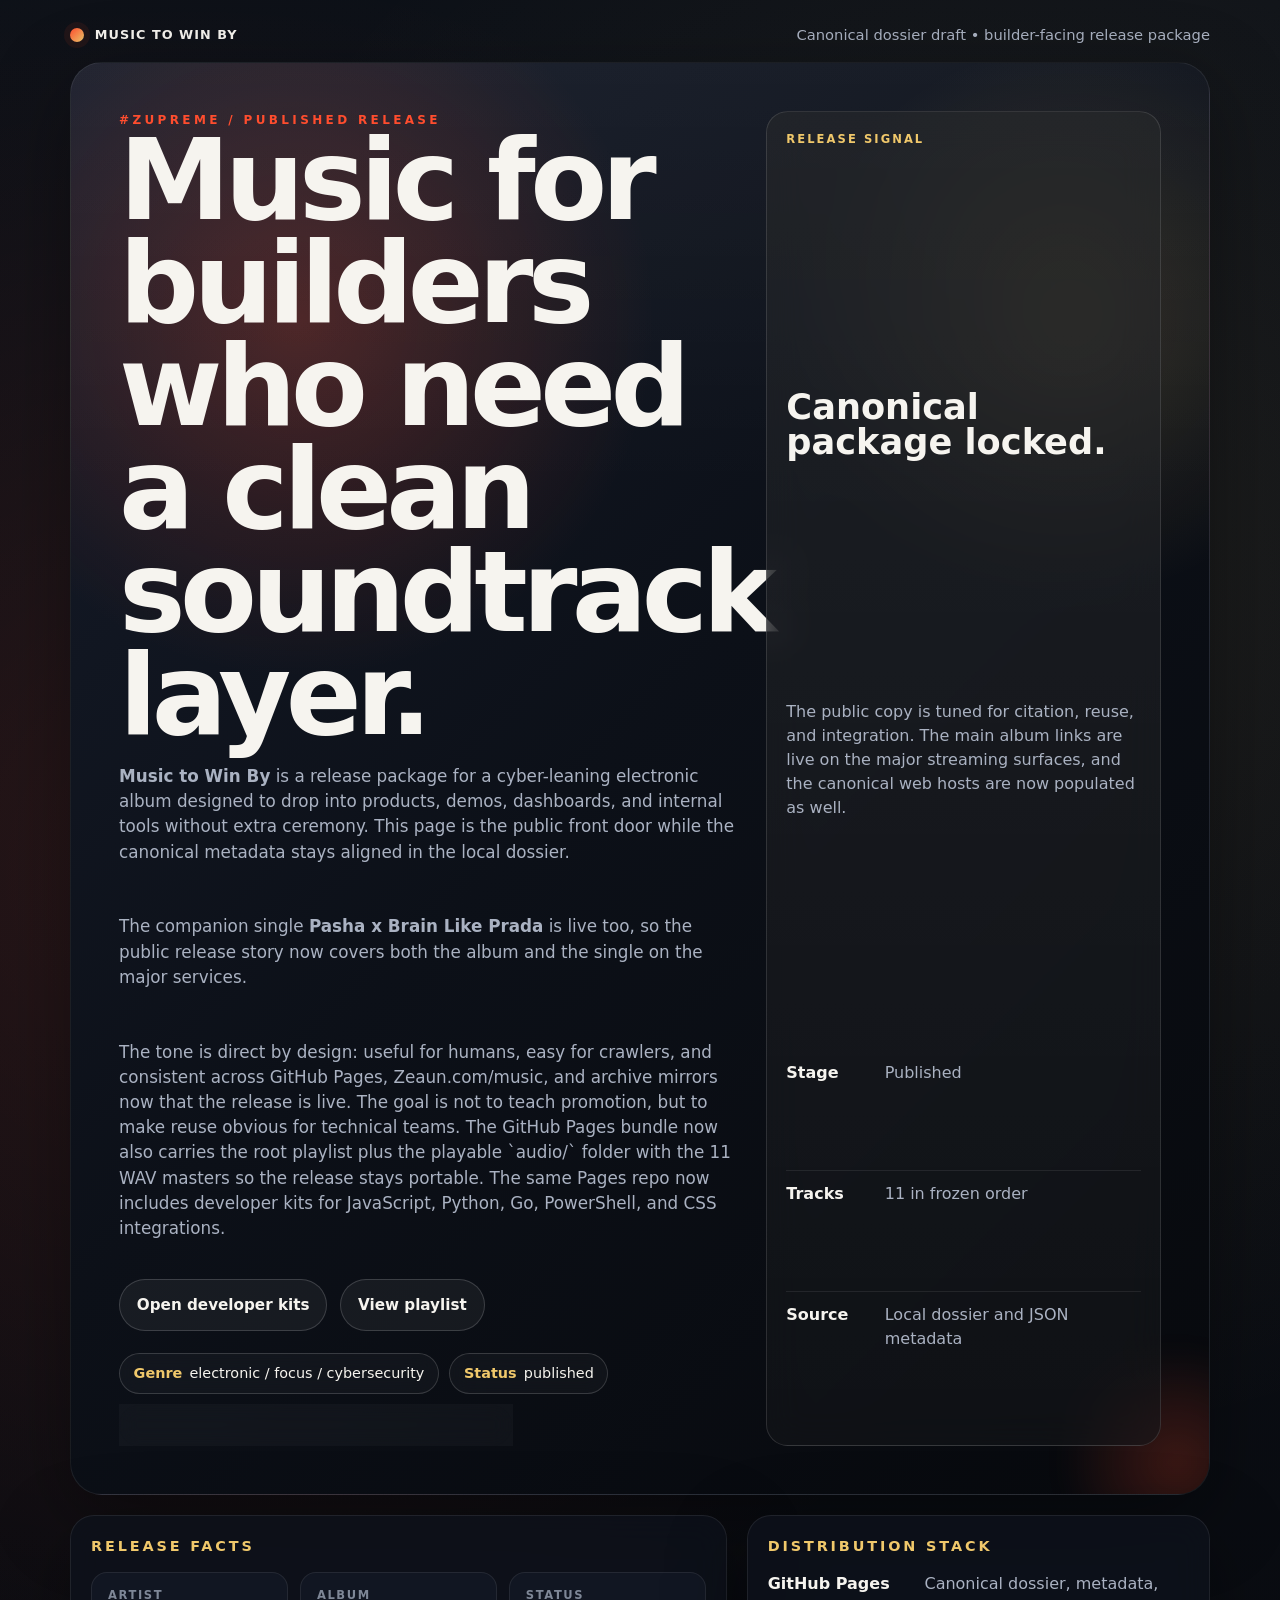
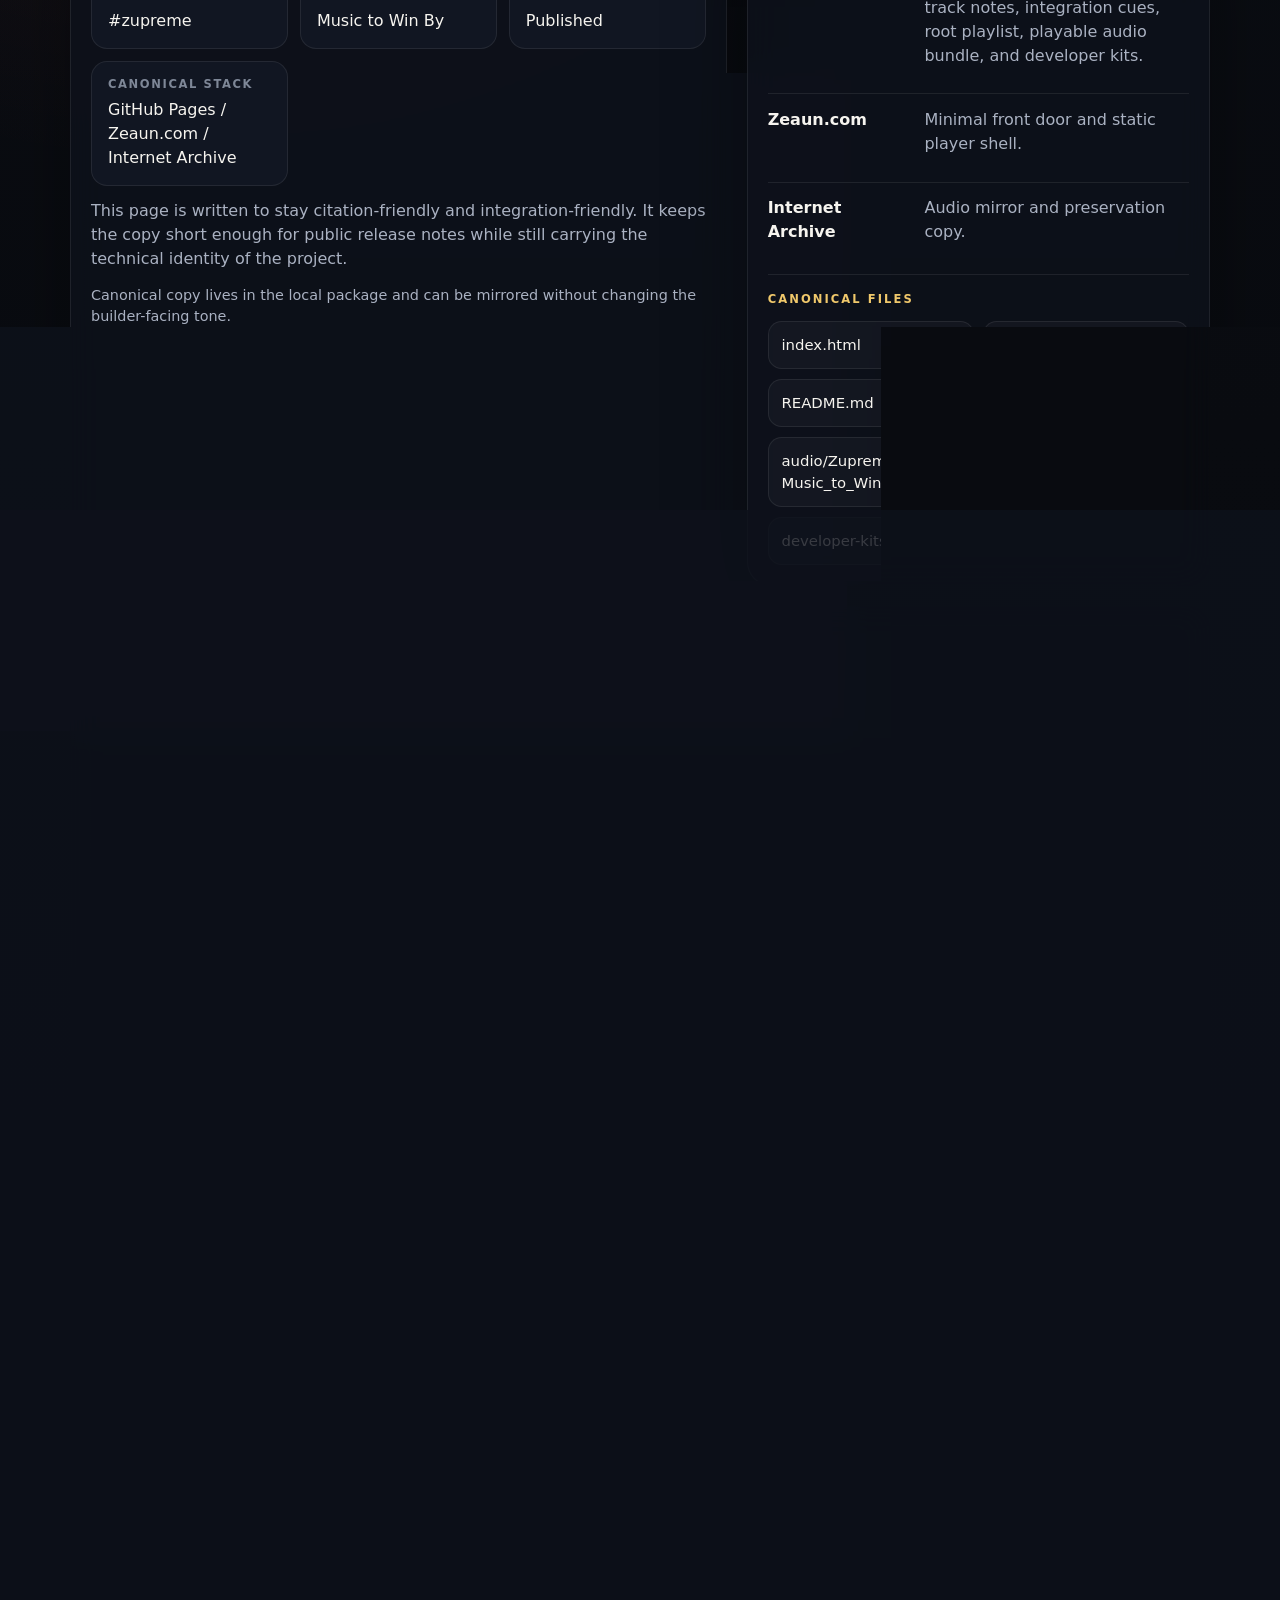
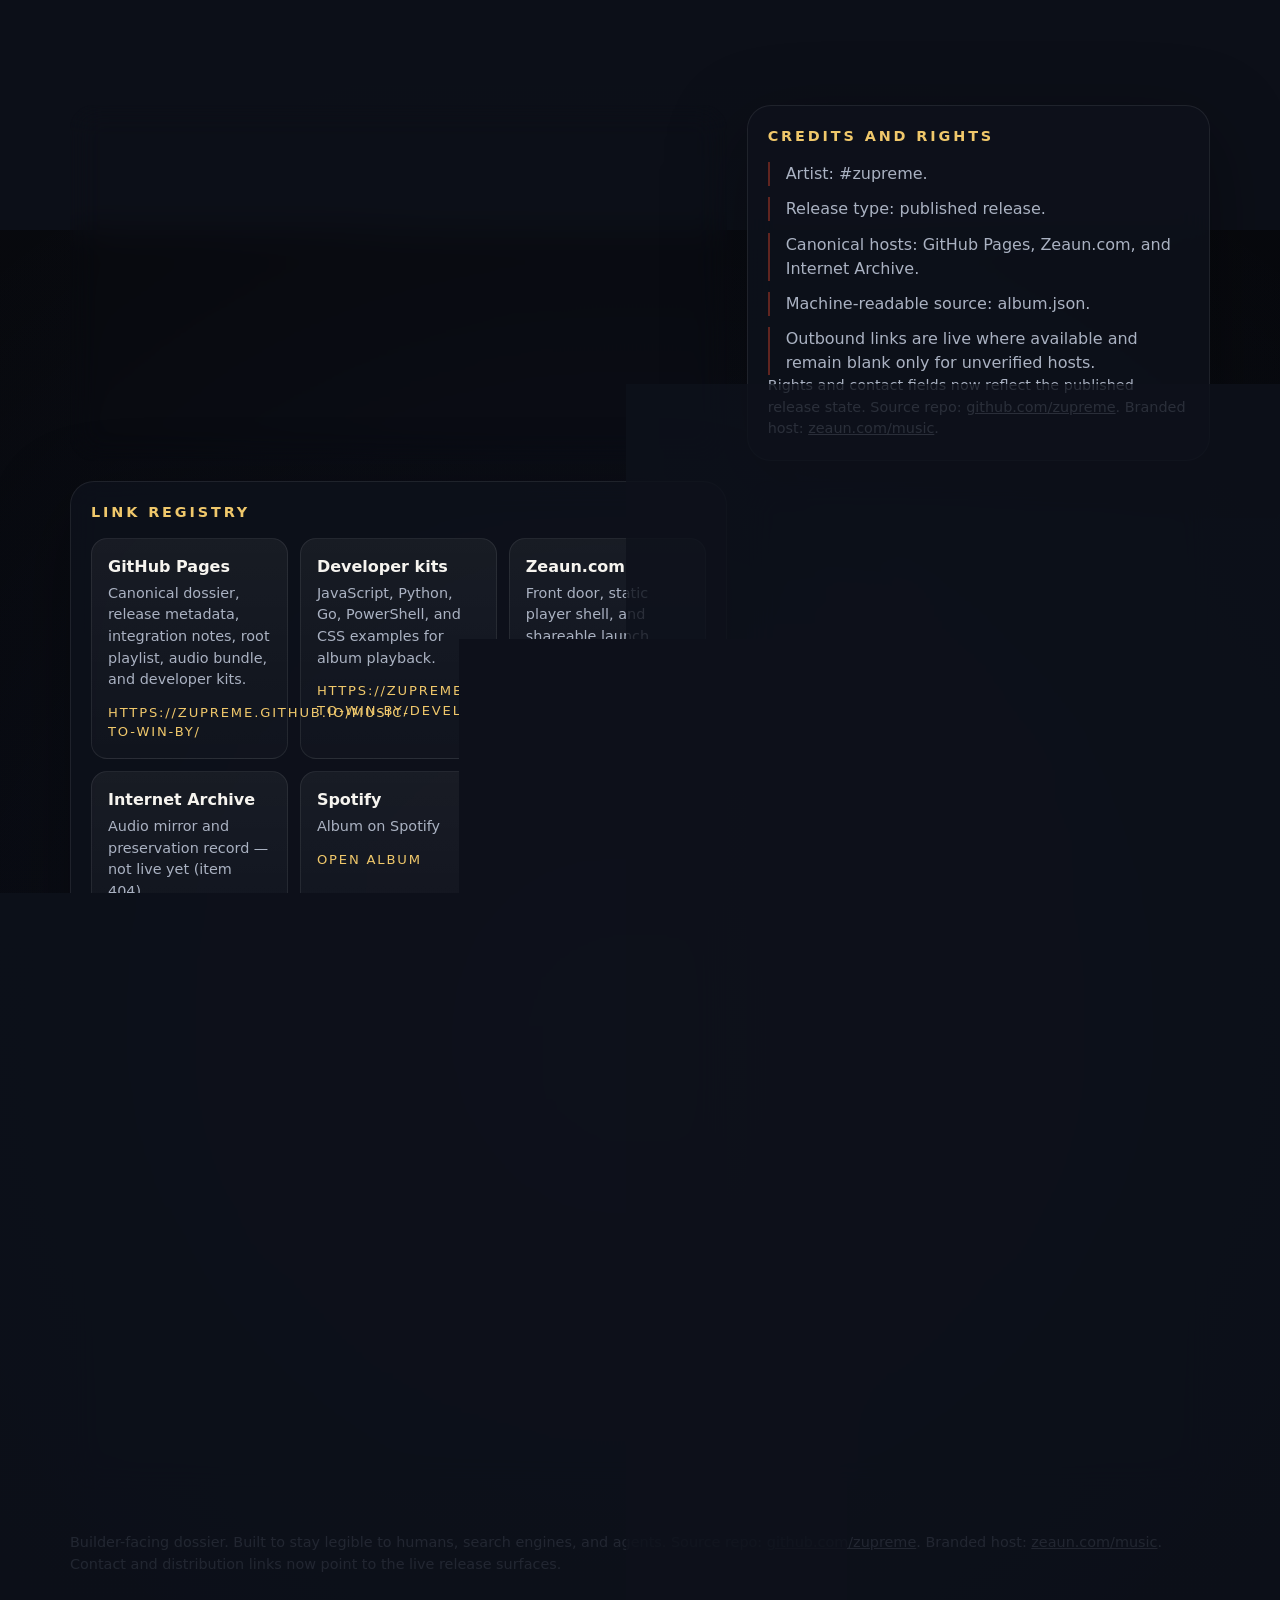
<file: index.html>
<!DOCTYPE html>
<html lang="en">
<head>
  <meta charset="UTF-8" />
  <meta name="viewport" content="width=device-width, initial-scale=1.0" />
  <title>Music to Win By - #zupreme</title>
  <meta
    name="description"
    content="Music to Win By is an integration-friendly electronic album by #zupreme, built for builders, operators, and long technical sessions."
  />
  <meta name="theme-color" content="#0b0d12" />
  <meta property="og:title" content="Music to Win By - #zupreme" />
  <meta
    property="og:description"
    content="A builder-facing release dossier and landing page for the album Music to Win By."
  />
  <meta property="og:type" content="music.album" />
  <style>
    :root {
      color-scheme: dark;
      --bg: #080b11;
      --bg-alt: #0d1118;
      --panel: rgba(14, 18, 28, 0.82);
      --panel-strong: rgba(19, 24, 36, 0.94);
      --text: #f6f4ef;
      --muted: #aab2c2;
      --muted-2: #7e8797;
      --line: rgba(255, 255, 255, 0.08);
      --line-strong: rgba(255, 255, 255, 0.16);
      --accent: #ff4d2e;
      --accent-2: #f0c86b;
      --glow: rgba(255, 77, 46, 0.24);
      --shadow: 0 24px 80px rgba(0, 0, 0, 0.35);
    }

    * {
      box-sizing: border-box;
    }

    html {
      scroll-behavior: smooth;
    }

    body {
      margin: 0;
      color: var(--text);
      background:
        radial-gradient(circle at 15% 18%, rgba(255, 77, 46, 0.12), transparent 22%),
        radial-gradient(circle at 80% 12%, rgba(240, 200, 107, 0.08), transparent 20%),
        radial-gradient(circle at 50% 88%, rgba(96, 132, 255, 0.08), transparent 24%),
        linear-gradient(180deg, #0d1118 0%, #090b10 42%, #06070b 100%);
      font-family: "Segoe UI", "Trebuchet MS", system-ui, -apple-system, sans-serif;
      line-height: 1.5;
    }

    body::before {
      content: "";
      position: fixed;
      inset: 0;
      pointer-events: none;
      background:
        linear-gradient(rgba(255, 255, 255, 0.03) 1px, transparent 1px),
        linear-gradient(90deg, rgba(255, 255, 255, 0.03) 1px, transparent 1px);
      background-size: 42px 42px;
      mask-image: radial-gradient(circle at center, black, transparent 82%);
      opacity: 0.22;
    }

    a {
      color: inherit;
    }

    .shell {
      position: relative;
      max-width: 1180px;
      margin: 0 auto;
      padding: 1.25rem;
    }

    .skip-link {
      position: absolute;
      left: -999px;
      top: 0;
      background: #fff;
      color: #000;
      padding: 0.5rem 0.75rem;
      border-radius: 0.5rem;
      z-index: 10;
    }

    .skip-link:focus {
      left: 1rem;
      top: 1rem;
    }

    .topbar {
      display: flex;
      align-items: center;
      justify-content: space-between;
      gap: 1rem;
      padding: 0.25rem 0 1rem;
      color: var(--muted);
      font-size: 0.92rem;
    }

    .brand {
      display: inline-flex;
      align-items: center;
      gap: 0.65rem;
      letter-spacing: 0.08em;
      text-transform: uppercase;
      font-size: 0.8rem;
      font-weight: 700;
      color: var(--text);
    }

    .brand-mark {
      width: 0.9rem;
      height: 0.9rem;
      border-radius: 999px;
      background: linear-gradient(135deg, var(--accent), var(--accent-2));
      box-shadow: 0 0 0 6px rgba(255, 77, 46, 0.08);
    }

    .hero {
      position: relative;
      overflow: hidden;
      display: grid;
      grid-template-columns: minmax(0, 1.35fr) minmax(280px, 0.85fr);
      gap: 1.25rem;
      min-height: 72vh;
      padding: clamp(1.5rem, 4vw, 3rem);
      border: 1px solid var(--line);
      border-radius: 2rem;
      background:
        linear-gradient(180deg, rgba(255, 255, 255, 0.04), transparent 30%),
        radial-gradient(circle at 20% 18%, rgba(255, 77, 46, 0.24), transparent 24%),
        radial-gradient(circle at 88% 18%, rgba(240, 200, 107, 0.16), transparent 18%),
        linear-gradient(135deg, #161c2a 0%, #0c1018 48%, #07090d 100%);
      box-shadow: var(--shadow);
      align-items: end;
      isolation: isolate;
    }

    .hero::after {
      content: "";
      position: absolute;
      inset: auto -6rem -6rem auto;
      width: 16rem;
      height: 16rem;
      border-radius: 50%;
      background: radial-gradient(circle, rgba(255, 77, 46, 0.22), transparent 65%);
      filter: blur(12px);
      z-index: -1;
    }

    .eyebrow {
      margin: 0;
      color: var(--accent);
      text-transform: uppercase;
      letter-spacing: 0.28em;
      font-size: 0.75rem;
      font-weight: 700;
    }

    h1 {
      margin: 0;
      max-width: 12ch;
      font-size: clamp(3.2rem, 10vw, 7rem);
      line-height: 0.92;
      letter-spacing: -0.05em;
    }

    .hero-copy {
      display: grid;
      gap: 1rem;
      max-width: 44rem;
      color: var(--muted);
      font-size: 1.05rem;
    }

    .hero-actions {
      display: flex;
      flex-wrap: wrap;
      gap: 0.8rem;
      margin-top: 0.35rem;
    }

    .hero-action {
      display: inline-flex;
      align-items: center;
      gap: 0.55rem;
      padding: 0.85rem 1.05rem;
      border-radius: 999px;
      border: 1px solid var(--line-strong);
      background: rgba(255, 255, 255, 0.05);
      color: var(--text);
      text-decoration: none;
      font-size: 0.95rem;
      font-weight: 700;
      transition: transform 150ms ease, border-color 150ms ease, background 150ms ease;
    }

    .hero-action:hover,
    .hero-action:focus-visible {
      transform: translateY(-1px);
      border-color: rgba(255, 77, 46, 0.45);
      background: rgba(255, 77, 46, 0.12);
    }

    .signal-card {
      display: grid;
      gap: 0.95rem;
      align-self: stretch;
      padding: 1.2rem;
      border: 1px solid rgba(255, 255, 255, 0.12);
      border-radius: 1.35rem;
      background:
        linear-gradient(180deg, rgba(255, 255, 255, 0.08), rgba(255, 255, 255, 0.03)),
        rgba(8, 10, 14, 0.56);
      backdrop-filter: blur(18px);
    }

    .signal-label,
    .file-heading {
      color: var(--accent-2);
      text-transform: uppercase;
      letter-spacing: 0.18em;
      font-size: 0.72rem;
      font-weight: 800;
    }

    .signal-card strong {
      display: block;
      font-size: clamp(1.6rem, 3vw, 2.2rem);
      line-height: 1;
      color: var(--text);
    }

    .signal-card p {
      margin: 0;
      color: var(--muted);
    }

    .signal-list,
    .file-list {
      margin: 0;
      padding: 0;
      list-style: none;
    }

    .signal-list {
      display: grid;
      gap: 0.65rem;
    }

    .signal-list li {
      display: flex;
      gap: 0.65rem;
      align-items: flex-start;
      padding-top: 0.65rem;
      border-top: 1px solid var(--line);
      color: var(--muted);
    }

    .signal-list li:first-child {
      padding-top: 0;
      border-top: 0;
    }

    .signal-key {
      min-width: 5.5rem;
      color: var(--text);
      font-weight: 700;
    }

    .tag-row {
      display: flex;
      flex-wrap: wrap;
      gap: 0.65rem;
      margin-top: 0.35rem;
    }

    .tag {
      display: inline-flex;
      align-items: center;
      gap: 0.45rem;
      padding: 0.55rem 0.85rem;
      border: 1px solid var(--line-strong);
      border-radius: 999px;
      background: rgba(255, 255, 255, 0.03);
      color: var(--text);
      font-size: 0.9rem;
      backdrop-filter: blur(10px);
    }

    .tag strong {
      color: var(--accent-2);
      font-weight: 700;
    }

    main {
      display: grid;
      gap: 1.25rem;
      padding: 1.25rem 0 2rem;
    }

    .grid {
      display: grid;
      grid-template-columns: repeat(12, minmax(0, 1fr));
      gap: 1.25rem;
    }

    .panel {
      padding: 1.25rem;
      border: 1px solid var(--line);
      border-radius: 1.5rem;
      background: var(--panel);
      backdrop-filter: blur(16px);
      box-shadow: var(--shadow);
    }

    .panel h2 {
      margin: 0 0 0.9rem;
      font-size: 0.9rem;
      text-transform: uppercase;
      letter-spacing: 0.2em;
      color: var(--accent-2);
    }

    .panel p {
      margin: 0;
      color: var(--muted);
    }

    .lead {
      font-size: 1.02rem;
      line-height: 1.65;
    }

    .span-7 {
      grid-column: span 7;
    }

    .span-5 {
      grid-column: span 5;
    }

    .span-12 {
      grid-column: 1 / -1;
    }

    .facts {
      display: grid;
      gap: 0.85rem;
    }

    .facts-grid {
      display: grid;
      grid-template-columns: repeat(auto-fit, minmax(190px, 1fr));
      gap: 0.75rem;
    }

    .fact {
      padding: 0.9rem 1rem;
      border-radius: 1rem;
      background: var(--panel-strong);
      border: 1px solid var(--line);
    }

    .fact-label {
      display: block;
      margin-bottom: 0.3rem;
      color: var(--muted-2);
      text-transform: uppercase;
      letter-spacing: 0.14em;
      font-size: 0.72rem;
      font-weight: 700;
    }

    .fact-value {
      font-size: 1rem;
      color: var(--text);
    }

    .stack-list,
    .tracklist,
    .notes-list {
      margin: 0;
      padding: 0;
      list-style: none;
    }

    .stack-list {
      display: grid;
      gap: 0.75rem;
    }

    .stack-item {
      display: flex;
      gap: 0.8rem;
      align-items: flex-start;
      padding: 0.85rem 0;
      border-top: 1px solid var(--line);
    }

    .stack-item:first-child {
      border-top: 0;
      padding-top: 0;
    }

    .stack-item strong {
      display: block;
      min-width: 9rem;
      color: var(--text);
    }

    .stack-item span {
      color: var(--muted);
    }

    .file-block {
      display: grid;
      gap: 0.8rem;
      margin-top: 1rem;
      padding-top: 1rem;
      border-top: 1px solid var(--line);
    }

    .file-list {
      display: grid;
      grid-template-columns: repeat(2, minmax(0, 1fr));
      gap: 0.6rem;
    }

    .file-item {
      padding: 0.75rem 0.8rem;
      border-radius: 0.85rem;
      border: 1px solid rgba(255, 255, 255, 0.08);
      background: rgba(255, 255, 255, 0.03);
      color: var(--text);
      font-size: 0.93rem;
    }

    .tracklist {
      display: grid;
      gap: 0.75rem;
    }

    .track {
      display: grid;
      grid-template-columns: 3rem 1fr;
      gap: 1rem;
      padding: 0.95rem 0;
      border-top: 1px solid var(--line);
    }

    .track:first-child {
      border-top: 0;
      padding-top: 0;
    }

    .track-no {
      color: var(--accent);
      font-weight: 800;
      letter-spacing: 0.08em;
    }

    .track-title {
      margin: 0 0 0.2rem;
      color: var(--text);
      font-weight: 700;
    }

    .track-summary {
      margin: 0;
      color: var(--muted);
    }

    .link-grid {
      display: grid;
      grid-template-columns: repeat(auto-fit, minmax(190px, 1fr));
      gap: 0.75rem;
    }

    .link-card {
      display: block;
      padding: 1rem;
      border-radius: 1rem;
      border: 1px solid var(--line);
      background: linear-gradient(180deg, rgba(255, 255, 255, 0.05), rgba(255, 255, 255, 0.02));
      text-decoration: none;
      transition: transform 160ms ease, border-color 160ms ease, background 160ms ease;
    }

    .link-card:hover,
    .link-card:focus-visible {
      transform: translateY(-2px);
      border-color: rgba(255, 77, 46, 0.35);
      background: linear-gradient(180deg, rgba(255, 77, 46, 0.12), rgba(255, 255, 255, 0.03));
    }

    .link-title {
      display: block;
      font-weight: 700;
      margin-bottom: 0.25rem;
    }

    .link-meta {
      display: block;
      color: var(--muted);
      font-size: 0.9rem;
    }

    .link-placeholder {
      display: inline-flex;
      align-items: center;
      gap: 0.4rem;
      margin-top: 0.75rem;
      color: var(--accent-2);
      font-size: 0.82rem;
      text-transform: uppercase;
      letter-spacing: 0.14em;
    }

    .notes-list {
      display: grid;
      gap: 0.7rem;
      color: var(--muted);
    }

    .notes-list li {
      padding-left: 1rem;
      border-left: 2px solid rgba(255, 77, 46, 0.35);
    }

    .microcopy {
      margin-top: 0.9rem;
      color: var(--muted-2);
      font-size: 0.9rem;
    }

    .quote {
      margin: 0;
      padding: 1rem 1.1rem;
      border-left: 3px solid rgba(240, 200, 107, 0.55);
      background: rgba(255, 255, 255, 0.03);
      border-radius: 0.9rem;
      color: var(--text);
      font-size: 1.02rem;
    }

    footer {
      padding: 0.75rem 0 2rem;
      color: var(--muted-2);
      font-size: 0.9rem;
    }

    @media (max-width: 900px) {
      .hero {
        grid-template-columns: 1fr;
      }

      .span-7,
      .span-5 {
        grid-column: 1 / -1;
      }

      .hero {
        min-height: 64vh;
      }
    }

    @media (max-width: 680px) {
      .shell {
        padding: 0.9rem;
      }

      .topbar {
        flex-direction: column;
        align-items: flex-start;
      }

      h1 {
        max-width: 10ch;
      }

      .file-list {
        grid-template-columns: 1fr;
      }

      .track {
        grid-template-columns: 2.6rem 1fr;
      }

      .stack-item {
        flex-direction: column;
        gap: 0.25rem;
      }
    }
  </style>
  <script type="application/ld+json">
    {
      "@context": "https://schema.org",
      "@type": "MusicAlbum",
      "name": "Music to Win By",
      "byArtist": {
        "@type": "Person",
        "name": "#zupreme"
      },
      "genre": [
        "electronic",
        "focus",
        "cybersecurity",
        "work soundtrack"
      ],
      "numTracks": 11,
      "description": "An integration-friendly electronic album built for builders, operators, and long technical sessions.",
      "url": "./index.html",
      "track": [
        {"@type": "MusicRecording", "position": 1, "name": "System Startup Sequence"},
        {"@type": "MusicRecording", "position": 2, "name": "MD File"},
        {"@type": "MusicRecording", "position": 3, "name": "The Agentic Layer"},
        {"@type": "MusicRecording", "position": 4, "name": "Penetration Testing Mantra"},
        {"@type": "MusicRecording", "position": 5, "name": "The Encoder Tantric"},
        {"@type": "MusicRecording", "position": 6, "name": "Flow State Activated"},
        {"@type": "MusicRecording", "position": 7, "name": "Goal in Focus"},
        {"@type": "MusicRecording", "position": 8, "name": "The Zen of Lyubov"},
        {"@type": "MusicRecording", "position": 9, "name": "Good Ole Boy Behind The Paywall"},
        {"@type": "MusicRecording", "position": 10, "name": "Like a Redteam Cartel"},
        {"@type": "MusicRecording", "position": 11, "name": "Data Exfiltration"}
      ]
    }
  </script>
</head>
<body>
  <a class="skip-link" href="#content">Skip to content</a>
  <div class="shell">
    <div class="topbar">
      <div class="brand"><span class="brand-mark" aria-hidden="true"></span> Music to Win By</div>
      <div>Canonical dossier draft • builder-facing release package</div>
    </div>

    <header class="hero">
      <div>
        <p class="eyebrow">#zupreme / published release</p>
        <h1>Music for builders who need a clean soundtrack layer.</h1>
        <div class="hero-copy">
        <p>
          <strong>Music to Win By</strong> is a release package for a cyber-leaning electronic
          album designed to drop into products, demos, dashboards, and internal tools without
          extra ceremony. This page is the public front door while the canonical metadata stays
          aligned in the local dossier.
        </p>
        <p>
          The companion single <strong>Pasha x Brain Like Prada</strong> is live too, so the
          public release story now covers both the album and the single on the major services.
        </p>
        <p>
          The tone is direct by design: useful for humans, easy for crawlers, and consistent across
          GitHub Pages, Zeaun.com/music, and archive mirrors now that the release is live.
          The goal is not to teach promotion, but to make reuse obvious for technical teams.
          The GitHub Pages bundle now also carries the root playlist plus the playable `audio/`
          folder with the 11 WAV masters so the release stays portable.
          The same Pages repo now includes developer kits for JavaScript, Python, Go,
          PowerShell, and CSS integrations.
        </p>
        <div class="hero-actions" aria-label="Developer kits">
          <a class="hero-action" href="https://zupreme.github.io/music-to-win-by/developer-kits/">
            Open developer kits
          </a>
          <a class="hero-action" href="https://zupreme.github.io/music-to-win-by/github-pages/audio/Zupreme-Music_to_Win_By.m3u">
            View playlist
          </a>
        </div>
          <div class="tag-row" aria-label="Album themes">
            <span class="tag"><strong>Genre</strong> electronic / focus / cybersecurity</span>
            <span class="tag"><strong>Status</strong> published</span>
            <span class="tag"><strong>Use case</strong> integrations / dashboards / code review</span>
          </div>
        </div>
      </div>
      <aside class="signal-card" aria-label="Release status">
        <span class="signal-label">Release signal</span>
        <strong>Canonical package locked.</strong>
        <p>
          The public copy is tuned for citation, reuse, and integration. The main album links are
          live on the major streaming surfaces, and the canonical web hosts are now populated as
          well.
        </p>
        <ul class="signal-list">
          <li><span class="signal-key">Stage</span><span>Published</span></li>
          <li><span class="signal-key">Tracks</span><span>11 in frozen order</span></li>
          <li><span class="signal-key">Source</span><span>Local dossier and JSON metadata</span></li>
        </ul>
      </aside>
    </header>

    <main id="content">
      <div class="grid">
        <section class="panel span-7">
          <h2>Release facts</h2>
          <div class="facts">
            <div class="facts-grid">
              <div class="fact">
                <span class="fact-label">Artist</span>
                <span class="fact-value">#zupreme</span>
              </div>
              <div class="fact">
                <span class="fact-label">Album</span>
                <span class="fact-value">Music to Win By</span>
              </div>
              <div class="fact">
                <span class="fact-label">Status</span>
                <span class="fact-value">Published</span>
              </div>
              <div class="fact">
                <span class="fact-label">Canonical stack</span>
                <span class="fact-value">GitHub Pages / Zeaun.com / Internet Archive</span>
              </div>
            </div>
            <p>
              This page is written to stay citation-friendly and integration-friendly. It keeps the
              copy short enough for public release notes while still carrying the technical identity
              of the project.
            </p>
            <p class="microcopy">
              Canonical copy lives in the local package and can be mirrored without changing the
              builder-facing tone.
            </p>
          </div>
        </section>

        <aside class="panel span-5">
          <h2>Distribution stack</h2>
          <ul class="stack-list">
            <li class="stack-item">
              <strong>GitHub Pages</strong>
              <span>Canonical dossier, metadata, track notes, integration cues, root playlist, playable audio bundle, and developer kits.</span>
            </li>
            <li class="stack-item">
              <strong>Zeaun.com</strong>
              <span>Minimal front door and static player shell.</span>
            </li>
            <li class="stack-item">
              <strong>Internet Archive</strong>
              <span>Audio mirror and preservation copy.</span>
            </li>
          </ul>
          <div class="file-block" aria-label="Canonical files">
            <div class="file-heading">Canonical files</div>
            <ul class="file-list">
            <li class="file-item">index.html</li>
            <li class="file-item">album.json</li>
            <li class="file-item">README.md</li>
            <li class="file-item">PLAN.md</li>
            <li class="file-item">audio/Zupreme-Music_to_Win_By.m3u</li>
            <li class="file-item">audio/*.wav</li>
            <li class="file-item">developer-kits/*</li>
          </ul>
        </div>
        </aside>

        <section class="panel span-12">
          <h2>Track list</h2>
          <p>Ordered for progression: boot, discipline, flow, pressure, and exfiltration.</p>
          <ul class="tracklist" aria-label="Track list">
            <li class="track">
              <div class="track-no">01</div>
              <div>
                <p class="track-title">System Startup Sequence</p>
                <p class="track-summary">Boots the release into motion with clean operator energy.</p>
              </div>
            </li>
            <li class="track">
              <div class="track-no">02</div>
              <div>
                <p class="track-title">MD File</p>
                <p class="track-summary">A documentation-minded cut for people who live in readmes, notes, and runbooks.</p>
              </div>
            </li>
            <li class="track">
              <div class="track-no">03</div>
              <div>
                <p class="track-title">The Agentic Layer</p>
                <p class="track-summary">Pushes the album into autonomous-work territory with a machine-aware pulse.</p>
              </div>
            </li>
            <li class="track">
              <div class="track-no">04</div>
              <div>
                <p class="track-title">Penetration Testing Mantra</p>
                <p class="track-summary">Built for the red-team mindset: methodical, repeatable, and focused.</p>
              </div>
            </li>
            <li class="track">
              <div class="track-no">05</div>
              <div>
                <p class="track-title">The Encoder Tantric</p>
                <p class="track-summary">A high-control groove for encrypting, decoding, and staying in the zone.</p>
              </div>
            </li>
            <li class="track">
              <div class="track-no">06</div>
              <div>
                <p class="track-title">Flow State Activated</p>
                <p class="track-summary">The pivot point where the album locks into steady execution mode.</p>
              </div>
            </li>
            <li class="track">
              <div class="track-no">07</div>
              <div>
                <p class="track-title">Goal in Focus</p>
                <p class="track-summary">A discipline track about narrowing attention and removing noise.</p>
              </div>
            </li>
            <li class="track">
              <div class="track-no">08</div>
              <div>
                <p class="track-title">The Zen of Lyubov</p>
                <p class="track-summary">Adds a human center and emotional clarity without leaving the mission.</p>
              </div>
            </li>
            <li class="track">
              <div class="track-no">09</div>
              <div>
                <p class="track-title">Good Ole Boy Behind The Paywall</p>
                <p class="track-summary">A sharp-edged critique track with platform and gatekeeping attitude.</p>
              </div>
            </li>
            <li class="track">
              <div class="track-no">10</div>
              <div>
                <p class="track-title">Like a Redteam Cartel</p>
                <p class="track-summary">The most aggressive industrial-cyber cut in the sequence.</p>
              </div>
            </li>
            <li class="track">
              <div class="track-no">11</div>
              <div>
                <p class="track-title">Data Exfiltration</p>
                <p class="track-summary">A closing track that leaves the album with motion, tension, and residue.</p>
              </div>
            </li>
          </ul>
        </section>

        <section class="panel span-7">
          <h2>Album statement</h2>
          <p class="lead">
            A focused electronic release for builders, operators, and people who want a soundtrack
            layer for software, security, and long work sessions.
          </p>
          <p>
            The record keeps its language technical and direct. It is meant to sit comfortably
            beside a runbook, a dashboard, a design review, or a late-night build log without
            sounding like a marketing exercise.
          </p>
          <p class="quote">
            Music to Win By is a clean, mirrorable release package designed to travel well across
            hosts, archives, and integration surfaces.
          </p>
        </section>

        <section class="panel span-5">
          <h2>Credits and rights</h2>
          <ul class="notes-list">
            <li>Artist: #zupreme.</li>
            <li>Release type: published release.</li>
            <li>Canonical hosts: GitHub Pages, Zeaun.com, and Internet Archive.</li>
            <li>Machine-readable source: album.json.</li>
            <li>Outbound links are live where available and remain blank only for unverified hosts.</li>
          </ul>
          <p class="microcopy">
            Rights and contact fields now reflect the published release state.
            Source repo: <a href="https://github.com/zupreme" rel="noopener noreferrer">github.com/zupreme</a>.
            Branded host: <a href="https://zeaun.com/music/" rel="noopener noreferrer">zeaun.com/music</a>.
          </p>
        </section>

        <section class="panel span-7">
          <h2>Link registry</h2>
          <div class="link-grid">
            <a class="link-card" href="https://zupreme.github.io/music-to-win-by/" rel="noopener noreferrer">
              <span class="link-title">GitHub Pages</span>
              <span class="link-meta">Canonical dossier, release metadata, integration notes, root playlist, audio bundle, and developer kits.</span>
              <span class="link-placeholder">https://zupreme.github.io/music-to-win-by/</span>
            </a>
            <a class="link-card" href="https://zupreme.github.io/music-to-win-by/developer-kits/" rel="noopener noreferrer">
              <span class="link-title">Developer kits</span>
              <span class="link-meta">JavaScript, Python, Go, PowerShell, and CSS examples for album playback.</span>
              <span class="link-placeholder">https://zupreme.github.io/music-to-win-by/developer-kits/</span>
            </a>
            <a class="link-card" href="https://zeaun.com/music/" rel="noopener noreferrer">
              <span class="link-title">Zeaun.com</span>
              <span class="link-meta">Front door, static player shell, and shareable launch point.</span>
              <span class="link-placeholder">https://zeaun.com/music/</span>
            </a>
            <div class="link-card is-pending" aria-disabled="true">
              <span class="link-title">Internet Archive</span>
              <span class="link-meta">Audio mirror and preservation record — not live yet (item 404).</span>
              <span class="link-placeholder">Not live yet</span>
            </div>
            <a class="link-card" href="https://open.spotify.com/album/2OKmgEUtOEPlj73lQQ1FsI?si=EzJlSCB9SyCTmK169E5lVw&utm_source=copy-link" rel="noopener noreferrer">
              <span class="link-title">Spotify</span>
              <span class="link-meta">Album on Spotify</span>
              <span class="link-placeholder">Open album</span>
            </a>
            <a class="link-card" href="https://tidal.com/album/546515206/u" rel="noopener noreferrer">
              <span class="link-title">Tidal</span>
              <span class="link-meta">Album on Tidal</span>
              <span class="link-placeholder">Open album</span>
            </a>
            <a class="link-card" href="https://music.apple.com/us/album/music-to-win-by/6794794865" rel="noopener noreferrer">
              <span class="link-title">Apple Music</span>
              <span class="link-meta">Album on Apple Music</span>
              <span class="link-placeholder">Open album</span>
            </a>
            <a class="link-card" href="https://music.amazon.com/albums/B0HBMLFF4S?ref=dm_sh_UYY3TUHRrdHE6XDPTPPGtwjBo" rel="noopener noreferrer">
              <span class="link-title">Amazon Music</span>
              <span class="link-meta">Album on Amazon Music</span>
              <span class="link-placeholder">Open album</span>
            </a>
            <a class="link-card" href="https://open.spotify.com/track/1atzABbsRfbaiGgknhKcre?si=gItUJJCzSqmxjNt3sgMN2A&utm_source=copy-link" rel="noopener noreferrer">
              <span class="link-title">Single · Spotify</span>
              <span class="link-meta">Pasha x Brain Like Prada</span>
              <span class="link-placeholder">Open single</span>
            </a>
            <a class="link-card" href="https://music.youtube.com/watch?v=61fDdvDbpwE&si=m5pOPFLPDthY2wya" rel="noopener noreferrer">
              <span class="link-title">Single · YouTube Music</span>
              <span class="link-meta">Pasha x Brain Like Prada</span>
              <span class="link-placeholder">Open single</span>
            </a>
            <a class="link-card" href="https://tidal.com/album/546516306/u" rel="noopener noreferrer">
              <span class="link-title">Single · Tidal</span>
              <span class="link-meta">Pasha x Brain Like Prada</span>
              <span class="link-placeholder">Open single</span>
            </a>
            <a class="link-card" href="https://music.apple.com/us/album/pasha-x-brain-like-prada/6794795304?i=6794795305" rel="noopener noreferrer">
              <span class="link-title">Single · Apple Music</span>
              <span class="link-meta">Pasha x Brain Like Prada</span>
              <span class="link-placeholder">Open single</span>
            </a>
            <a class="link-card" href="https://music.amazon.com/albums/B0HBMPSZGX?do=play&trackAsin=B0HBMMCFY7&ts=1785058212&ref=dm_sh_RhNz0NtWrmA1jDbi5Diir0KrL" rel="noopener noreferrer">
              <span class="link-title">Single · Amazon Music</span>
              <span class="link-meta">Pasha x Brain Like Prada</span>
              <span class="link-placeholder">Open single</span>
            </a>
            <a class="link-card" href="promo/" rel="noopener noreferrer">
              <span class="link-title">Promo hub</span>
              <span class="link-meta">India-ready promo page, release links, and launch checklist.</span>
              <span class="link-placeholder">Open the promo stack</span>
            </a>
          </div>
        </section>

        <section class="panel span-5">
          <h2>Editorial notes</h2>
          <ul class="notes-list">
            <li>Keep the language direct, technical, and easy to quote.</li>
            <li>Use the cyber / operator identity without drifting into gimmicks.</li>
            <li>Write for builders who may want to plug the music into a product, demo, or dashboard.</li>
            <li>Leave outbound links blank only when the host is not verified and live.</li>
            <li>Keep the page consistent with the local canonical metadata package.</li>
            <li>The GitHub Pages repo now also carries the `audio/Zupreme-Music_to_Win_By.m3u` playlist and the `audio/` folder with the WAV masters.</li>
            <li>The same Pages repo also carries the `developer-kits/` branch set for builders.</li>
          </ul>
        </section>
      </div>
    </main>

    <footer>
      Builder-facing dossier. Built to stay legible to humans, search engines, and agents.
      Source repo:
      <a href="https://github.com/zupreme" rel="noopener noreferrer">github.com/zupreme</a>.
      Branded host: <a href="https://zeaun.com/music/" rel="noopener noreferrer">zeaun.com/music</a>.
      Contact and distribution links now point to the live release surfaces.
    </footer>
  </div>
</body>
</html>
</file>
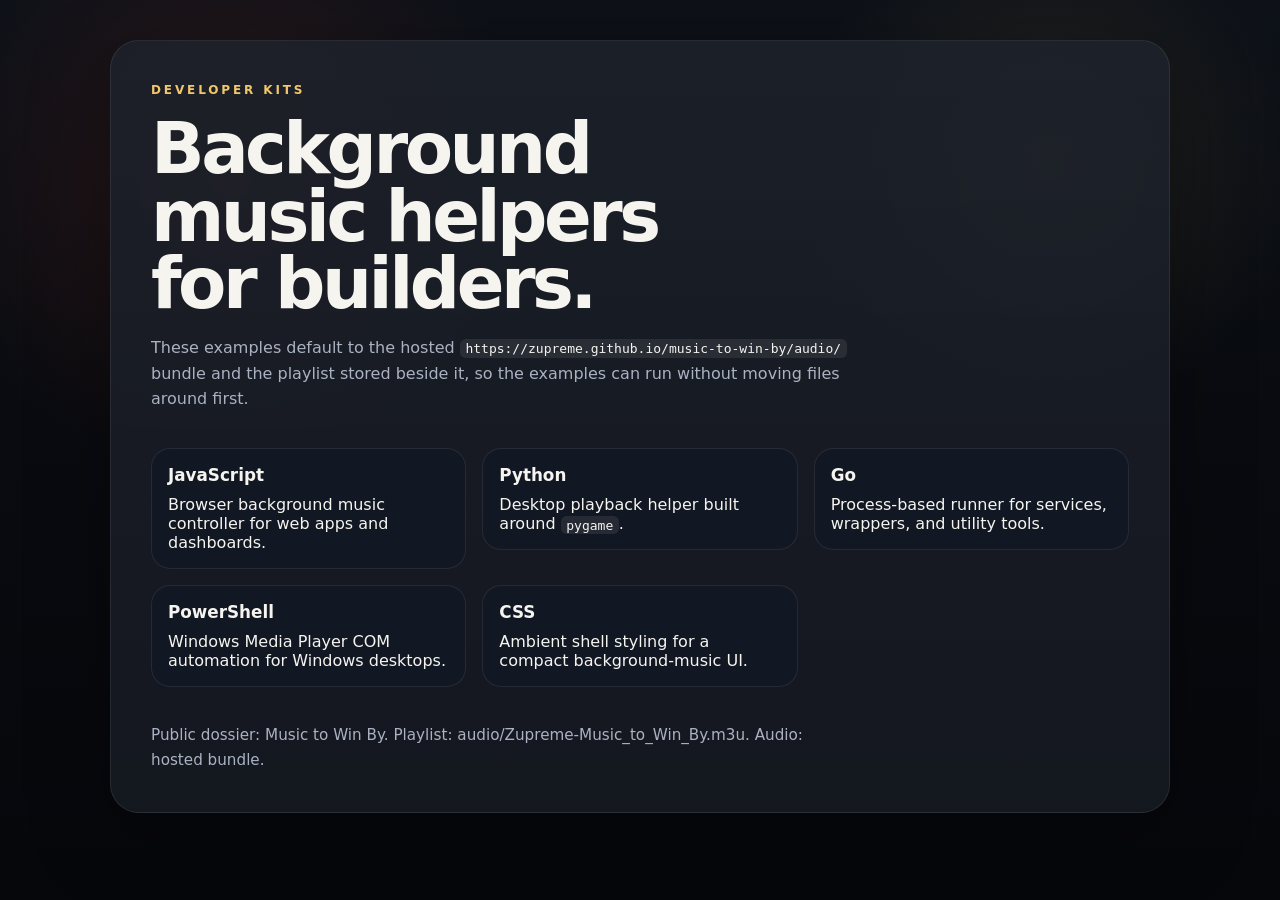
<file: developer-kits/index.html>
<!DOCTYPE html>
<html lang="en">
<head>
  <meta charset="UTF-8" />
  <meta name="viewport" content="width=device-width, initial-scale=1.0" />
  <title>Music to Win By - Developer Kits</title>
  <style>
    :root {
      color-scheme: dark;
      --bg: #080b11;
      --panel: rgba(14, 18, 28, 0.84);
      --panel-strong: rgba(19, 24, 36, 0.96);
      --text: #f6f4ef;
      --muted: #aab2c2;
      --line: rgba(255, 255, 255, 0.08);
      --accent: #ff4d2e;
      --accent-2: #f0c86b;
    }

    * { box-sizing: border-box; }

    body {
      margin: 0;
      font-family: "Segoe UI", "Trebuchet MS", system-ui, -apple-system, sans-serif;
      color: var(--text);
      background:
        radial-gradient(circle at 18% 20%, rgba(255, 77, 46, 0.12), transparent 24%),
        radial-gradient(circle at 82% 18%, rgba(240, 200, 107, 0.1), transparent 20%),
        linear-gradient(180deg, #0d1118 0%, #090b10 45%, #06070b 100%);
      min-height: 100vh;
      padding: 1.25rem;
    }

    .shell {
      max-width: 1100px;
      margin: 0 auto;
      padding: 1.25rem;
    }

    .hero {
      display: grid;
      gap: 1rem;
      padding: clamp(1.4rem, 4vw, 2.5rem);
      border: 1px solid var(--line);
      border-radius: 1.8rem;
      background: linear-gradient(180deg, rgba(255,255,255,0.06), rgba(255,255,255,0.03)),
        var(--panel);
      box-shadow: 0 24px 80px rgba(0, 0, 0, 0.35);
    }

    .eyebrow {
      text-transform: uppercase;
      letter-spacing: 0.24em;
      color: var(--accent-2);
      font-size: 0.75rem;
      font-weight: 800;
      margin: 0;
    }

    h1 {
      margin: 0;
      font-size: clamp(2.2rem, 7vw, 4.4rem);
      line-height: 0.96;
      letter-spacing: -0.05em;
      max-width: 11ch;
    }

    p {
      margin: 0;
      color: var(--muted);
      max-width: 70ch;
      line-height: 1.6;
    }

    .grid {
      display: grid;
      gap: 1rem;
      grid-template-columns: repeat(auto-fit, minmax(240px, 1fr));
      margin-top: 1.25rem;
    }

    .card {
      display: grid;
      gap: 0.65rem;
      padding: 1rem;
      border: 1px solid var(--line);
      border-radius: 1.2rem;
      background: var(--panel-strong);
    }

    .card strong {
      font-size: 1.05rem;
    }

    a {
      color: inherit;
      text-decoration: none;
    }

    a:hover .card {
      border-color: rgba(255, 77, 46, 0.45);
    }

    code {
      padding: 0.1rem 0.35rem;
      border-radius: 0.35rem;
      background: rgba(255, 255, 255, 0.08);
      color: var(--text);
    }

    .footer {
      margin-top: 1.25rem;
      color: var(--muted);
      font-size: 0.95rem;
    }
  </style>
</head>
<body>
  <div class="shell">
    <section class="hero">
      <p class="eyebrow">Developer kits</p>
      <h1>Background music helpers for builders.</h1>
      <p>
        These examples default to the hosted
        <code>https://zupreme.github.io/music-to-win-by/audio/</code> bundle and
        the playlist stored beside it, so the examples can run without moving
        files around first.
      </p>
      <div class="grid">
        <a href="javascript/">
          <div class="card">
            <strong>JavaScript</strong>
            <span>Browser background music controller for web apps and dashboards.</span>
          </div>
        </a>
        <a href="python/">
          <div class="card">
            <strong>Python</strong>
            <span>Desktop playback helper built around <code>pygame</code>.</span>
          </div>
        </a>
        <a href="go/">
          <div class="card">
            <strong>Go</strong>
            <span>Process-based runner for services, wrappers, and utility tools.</span>
          </div>
        </a>
        <a href="powershell/">
          <div class="card">
            <strong>PowerShell</strong>
            <span>Windows Media Player COM automation for Windows desktops.</span>
          </div>
        </a>
        <a href="css/">
          <div class="card">
            <strong>CSS</strong>
            <span>Ambient shell styling for a compact background-music UI.</span>
          </div>
        </a>
      </div>
      <p class="footer">
        Public dossier: <a href="../">Music to Win By</a>.
        Playlist: <a href="../audio/Zupreme-Music_to_Win_By.m3u">audio/Zupreme-Music_to_Win_By.m3u</a>.
        Audio: <a href="https://zupreme.github.io/music-to-win-by/audio/">hosted bundle</a>.
      </p>
    </section>
  </div>
</body>
</html>
</file>
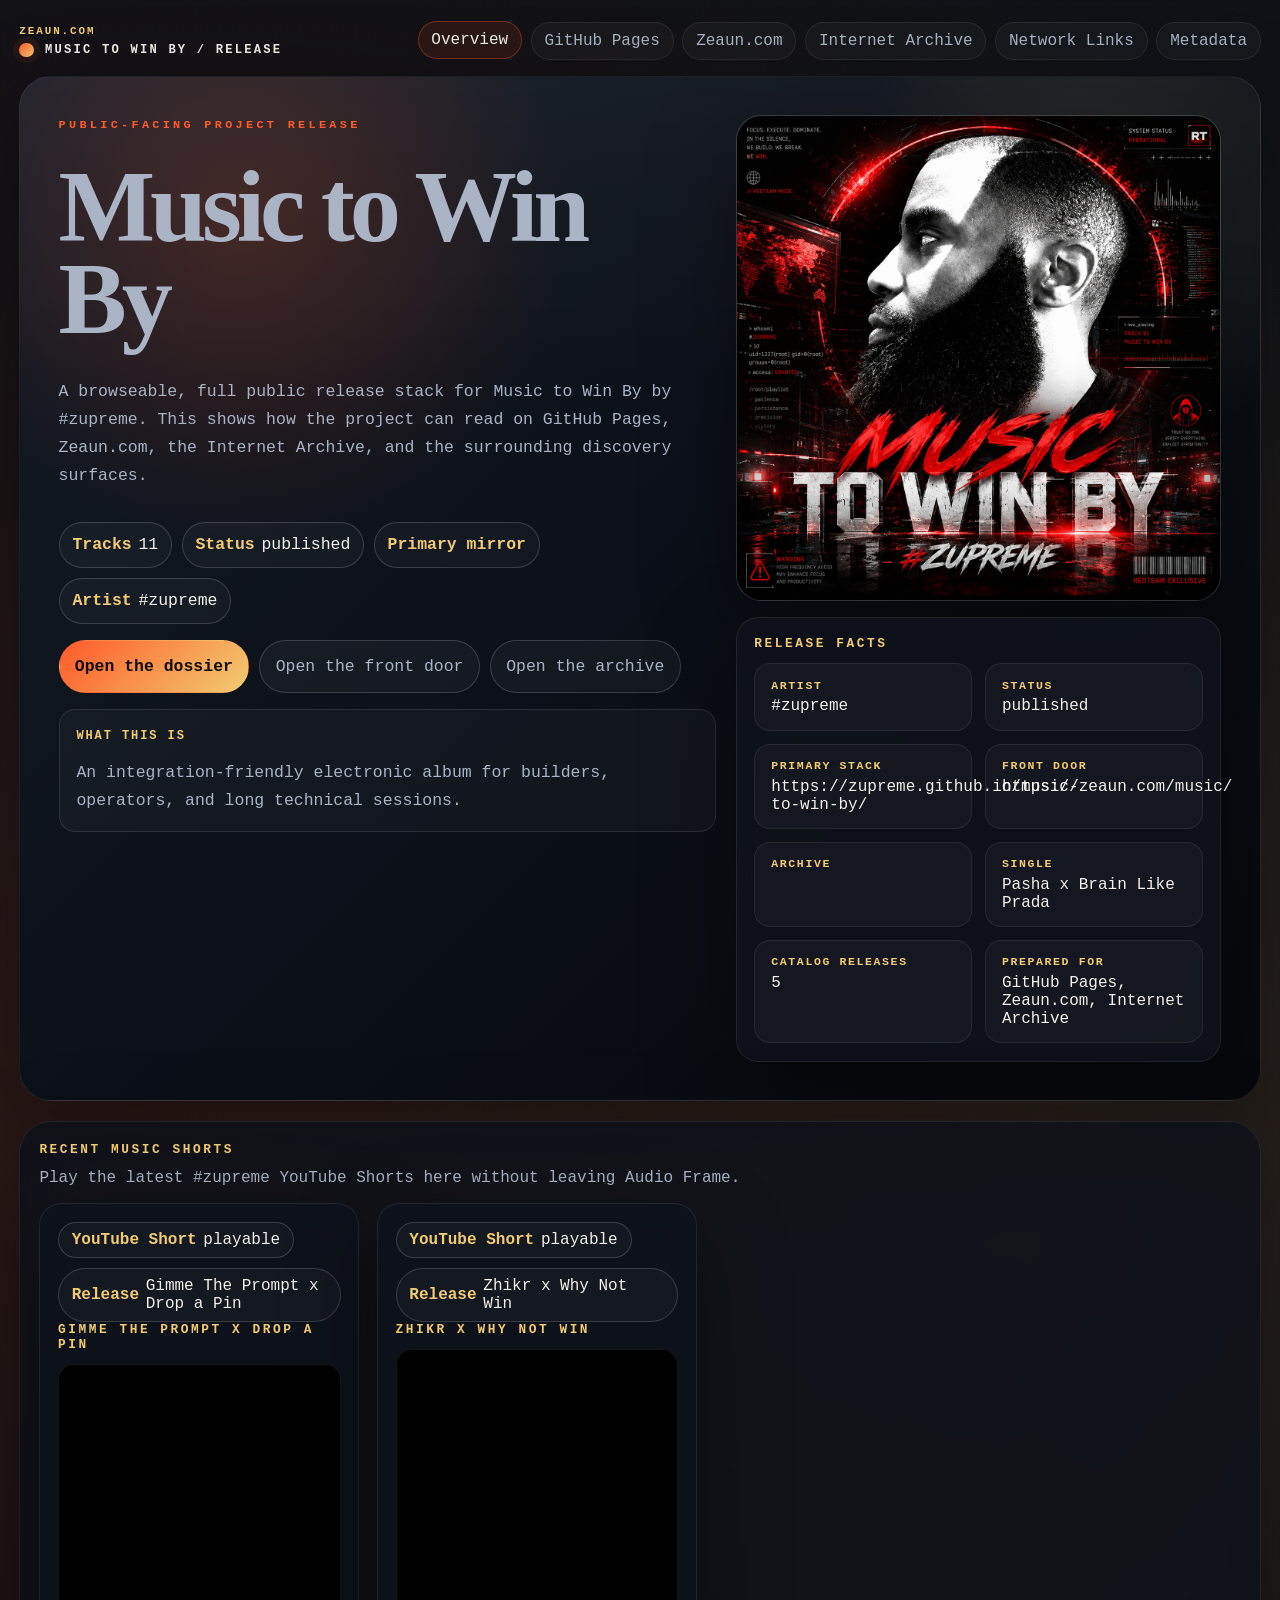
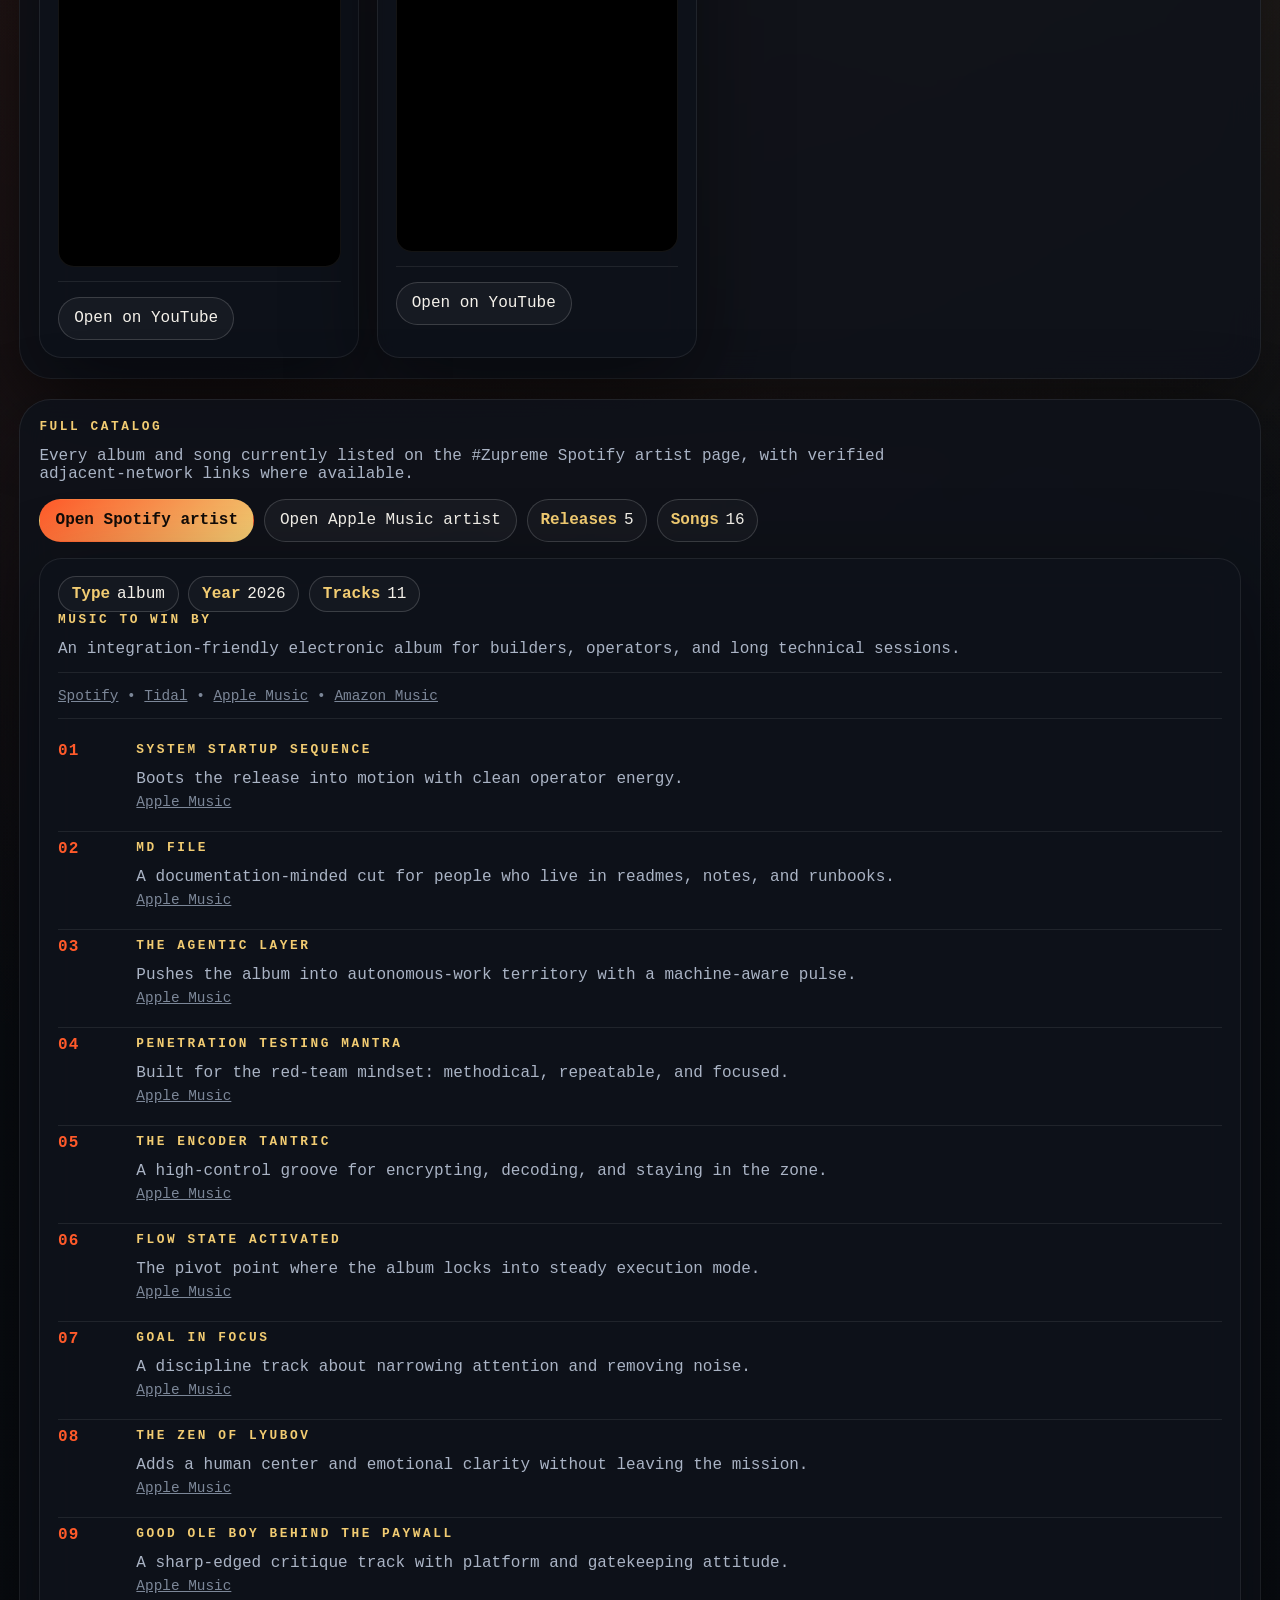
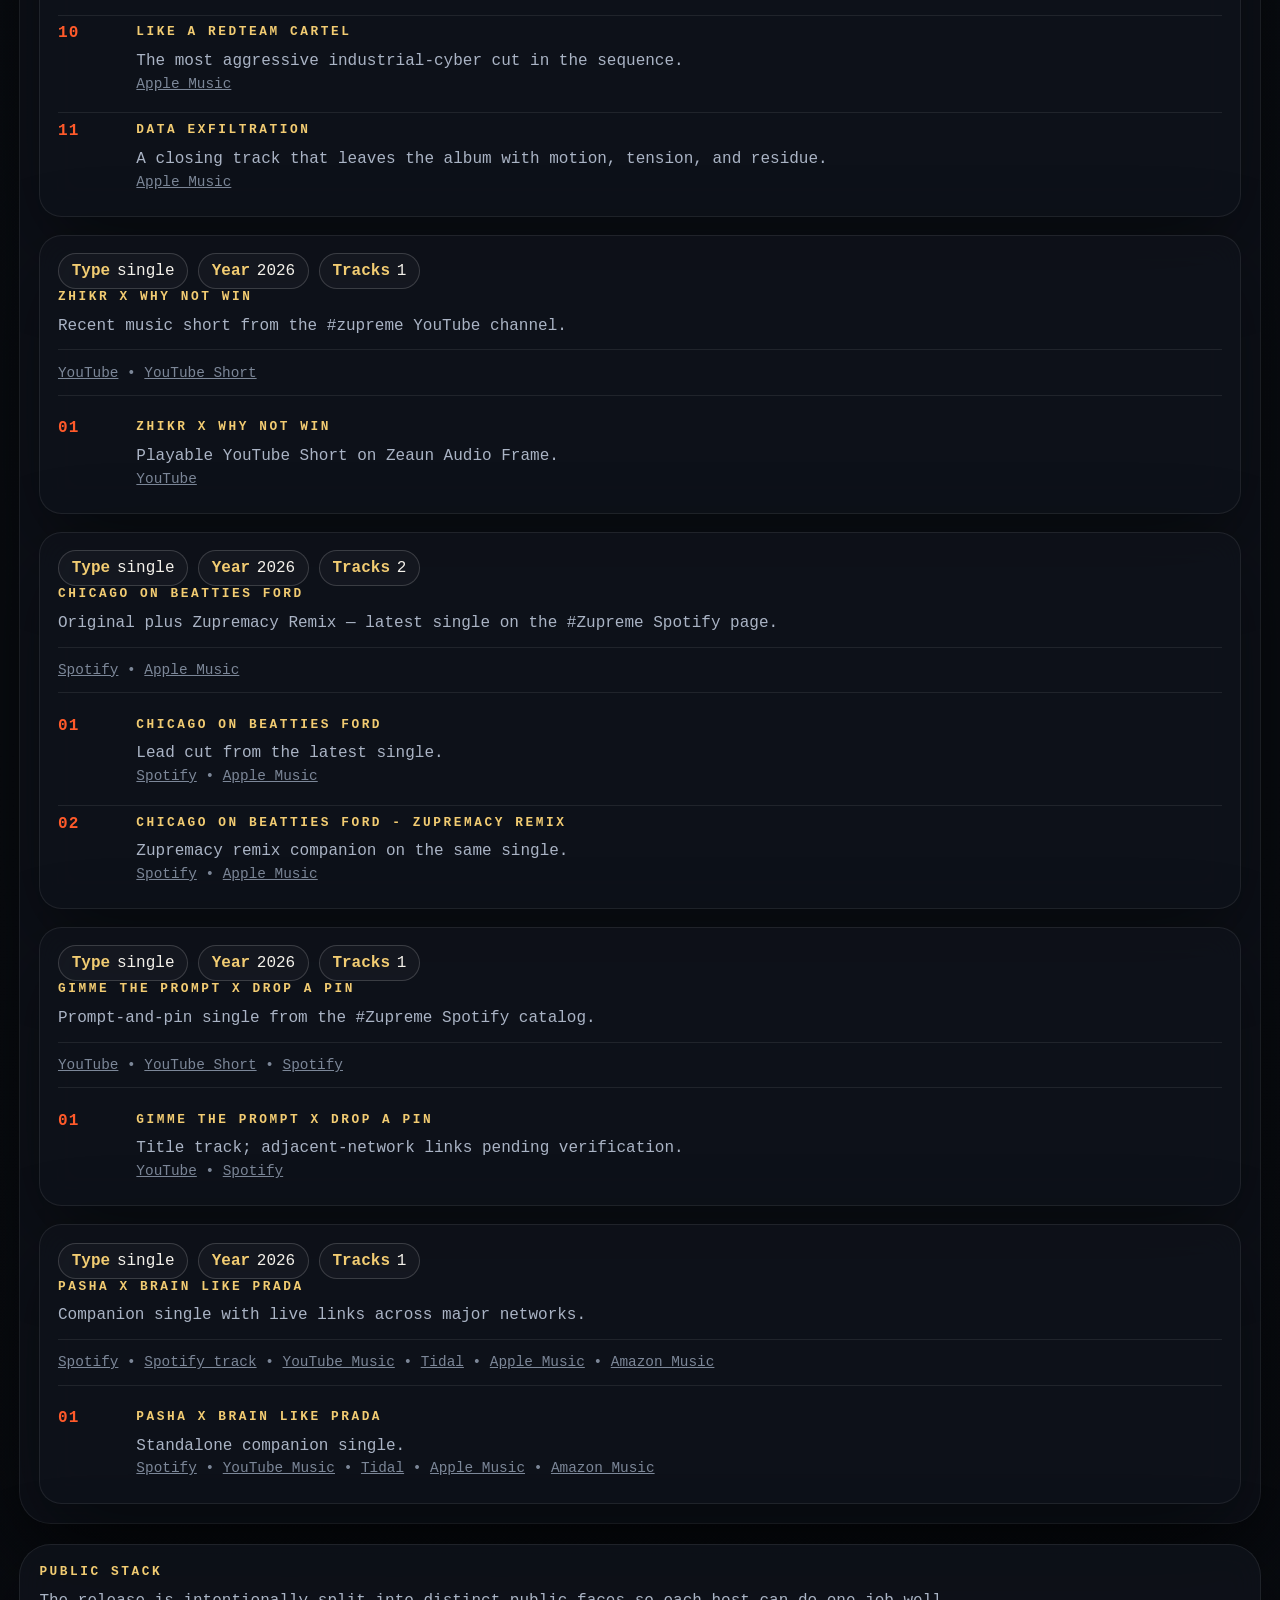
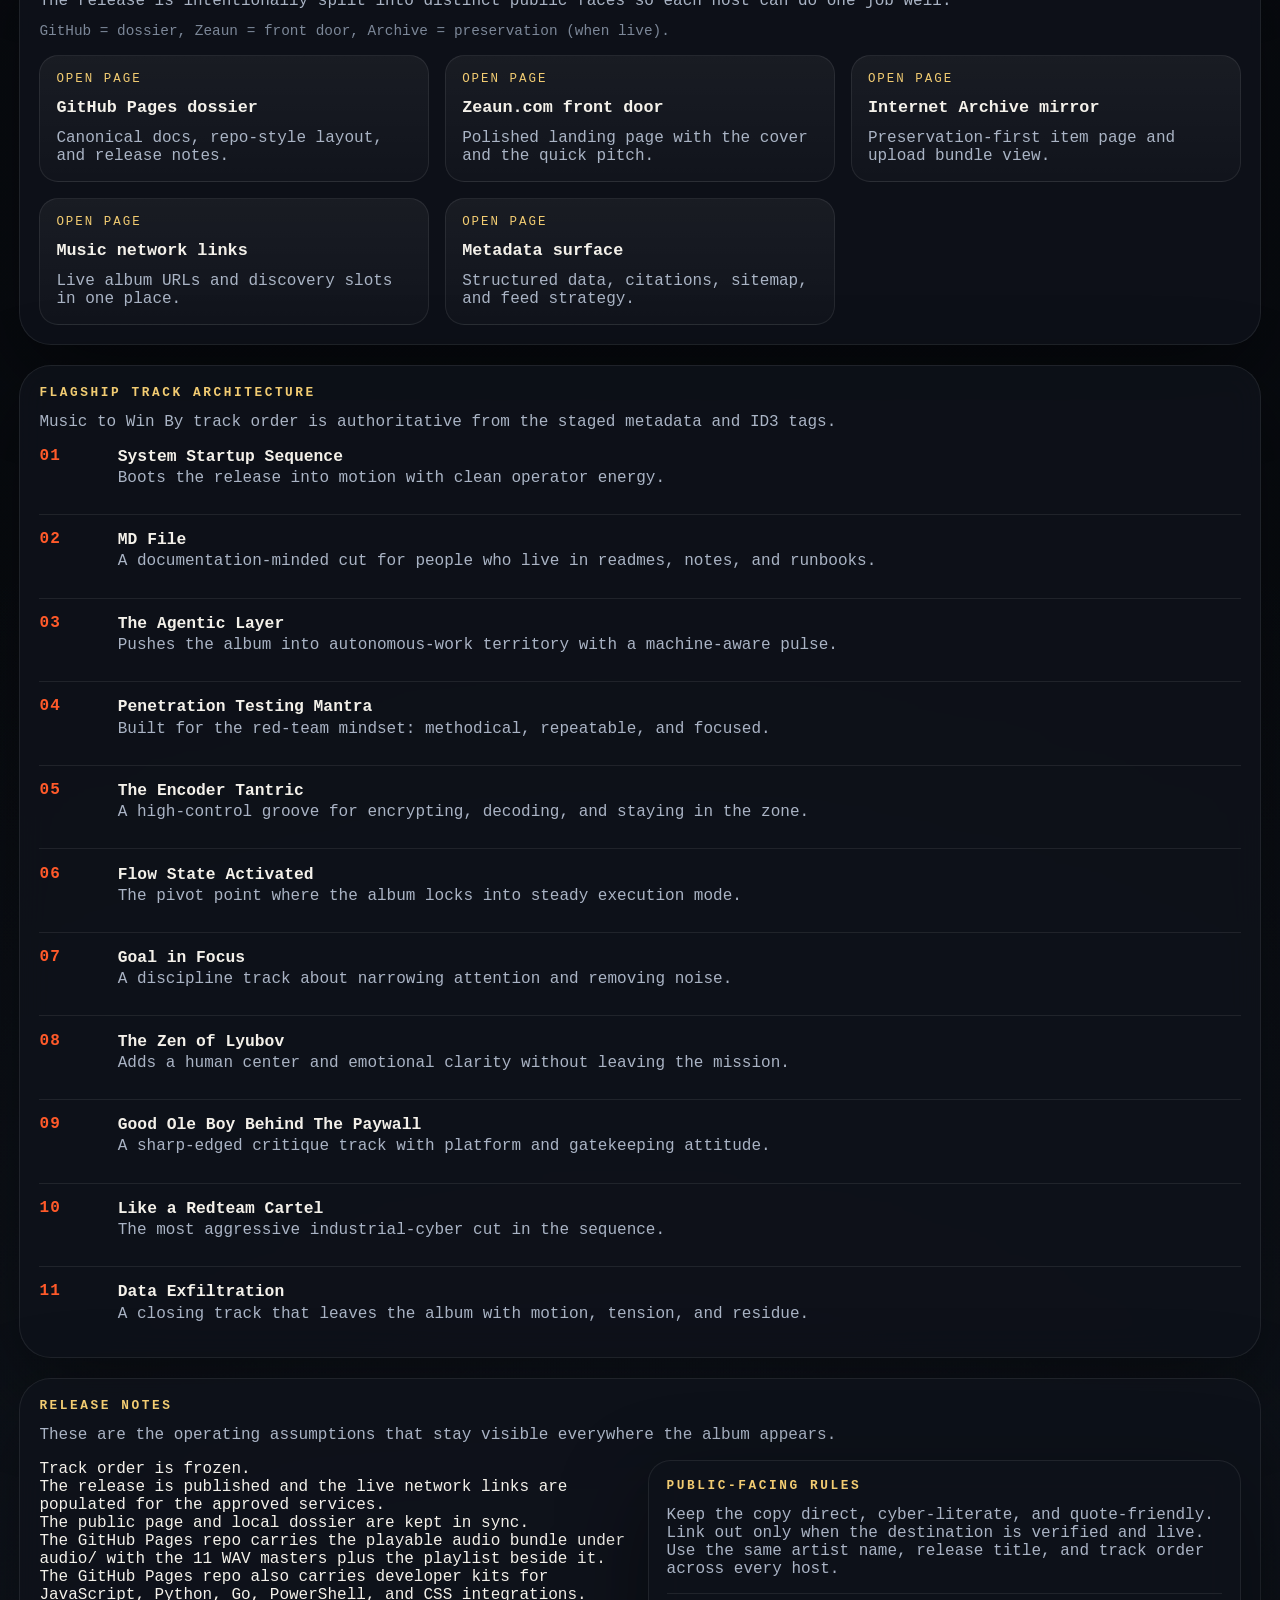
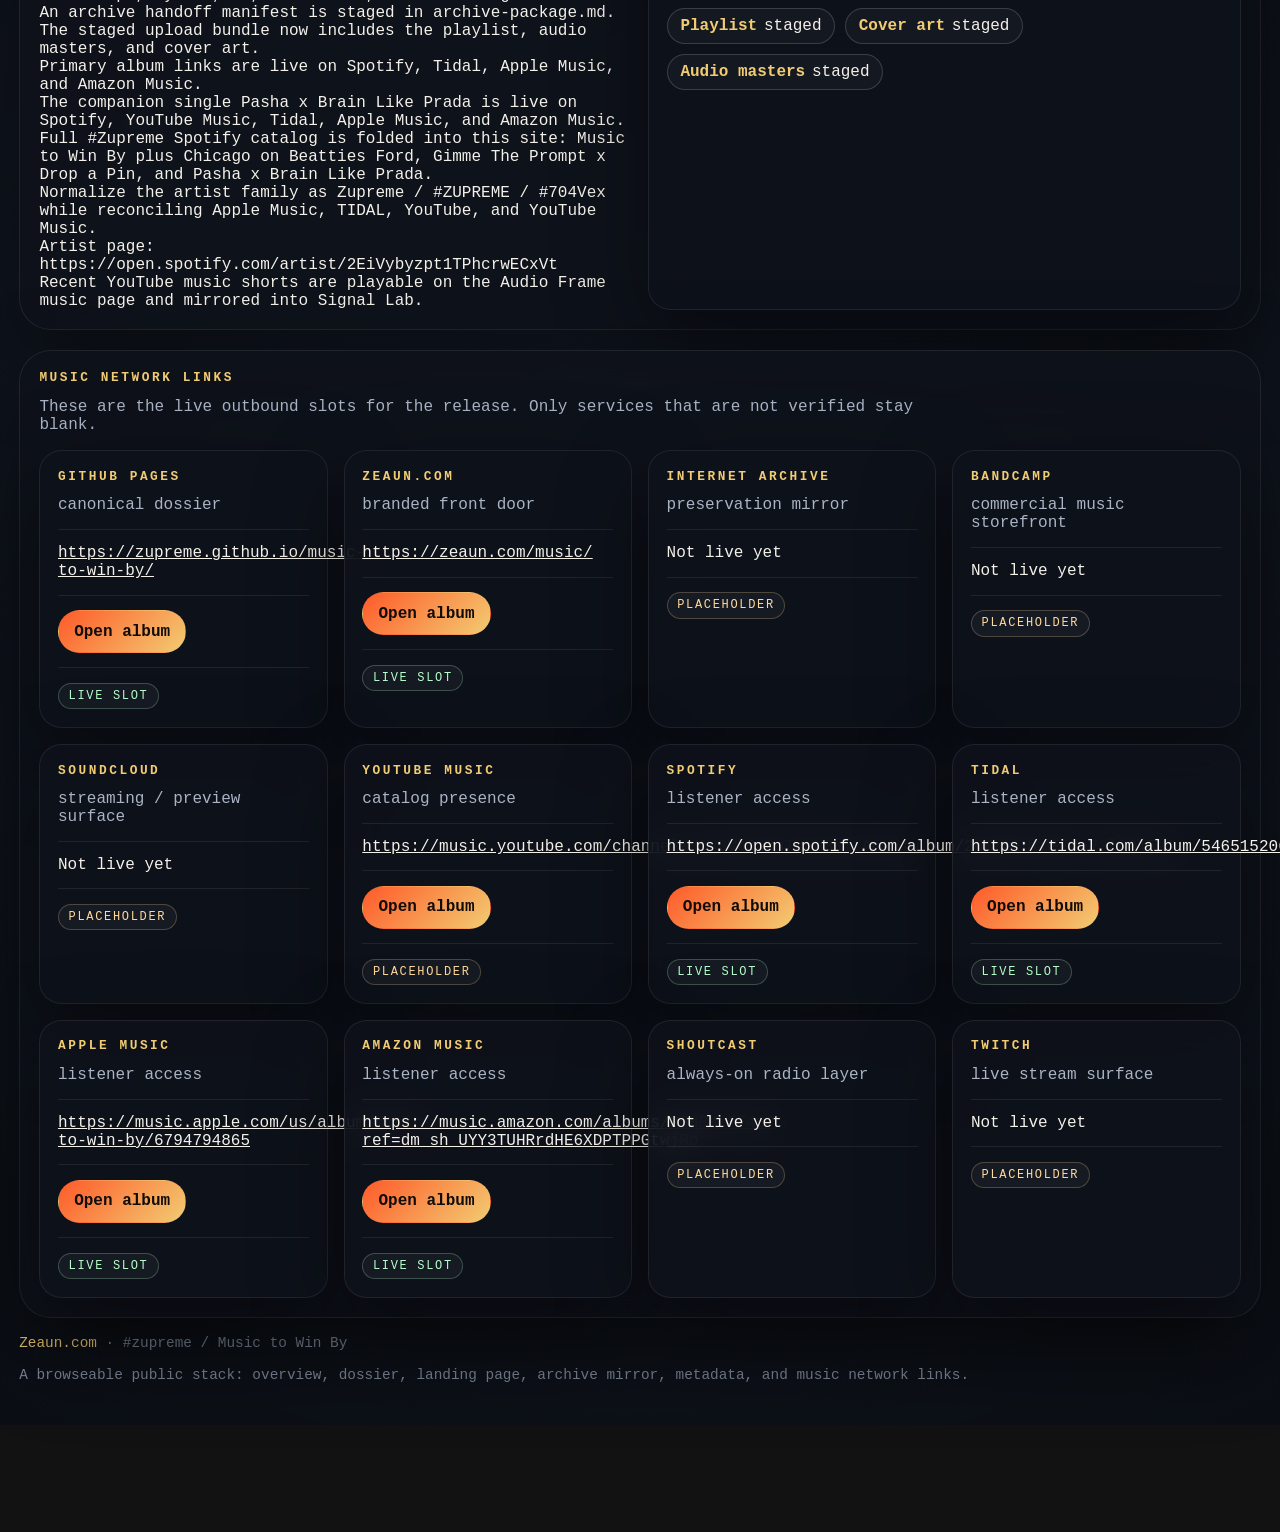
<file: mockup/index.html>
<!DOCTYPE html>
<html lang="en" data-page="home">
<head>
  <meta charset="UTF-8" />
  <meta name="viewport" content="width=device-width, initial-scale=1.0" />
  <title>Music to Win By - Public Mockup</title>
  <meta name="description" content="A browseable mockup stack for Music to Win By." />
  <link rel="stylesheet" href="assets/style.css?v=20260728c" />
</head>
<body>
  <main id="app" class="page-stack"></main>
  <script src="assets/app.js?v=20260728c"></script>
</body>
</html>
</file>
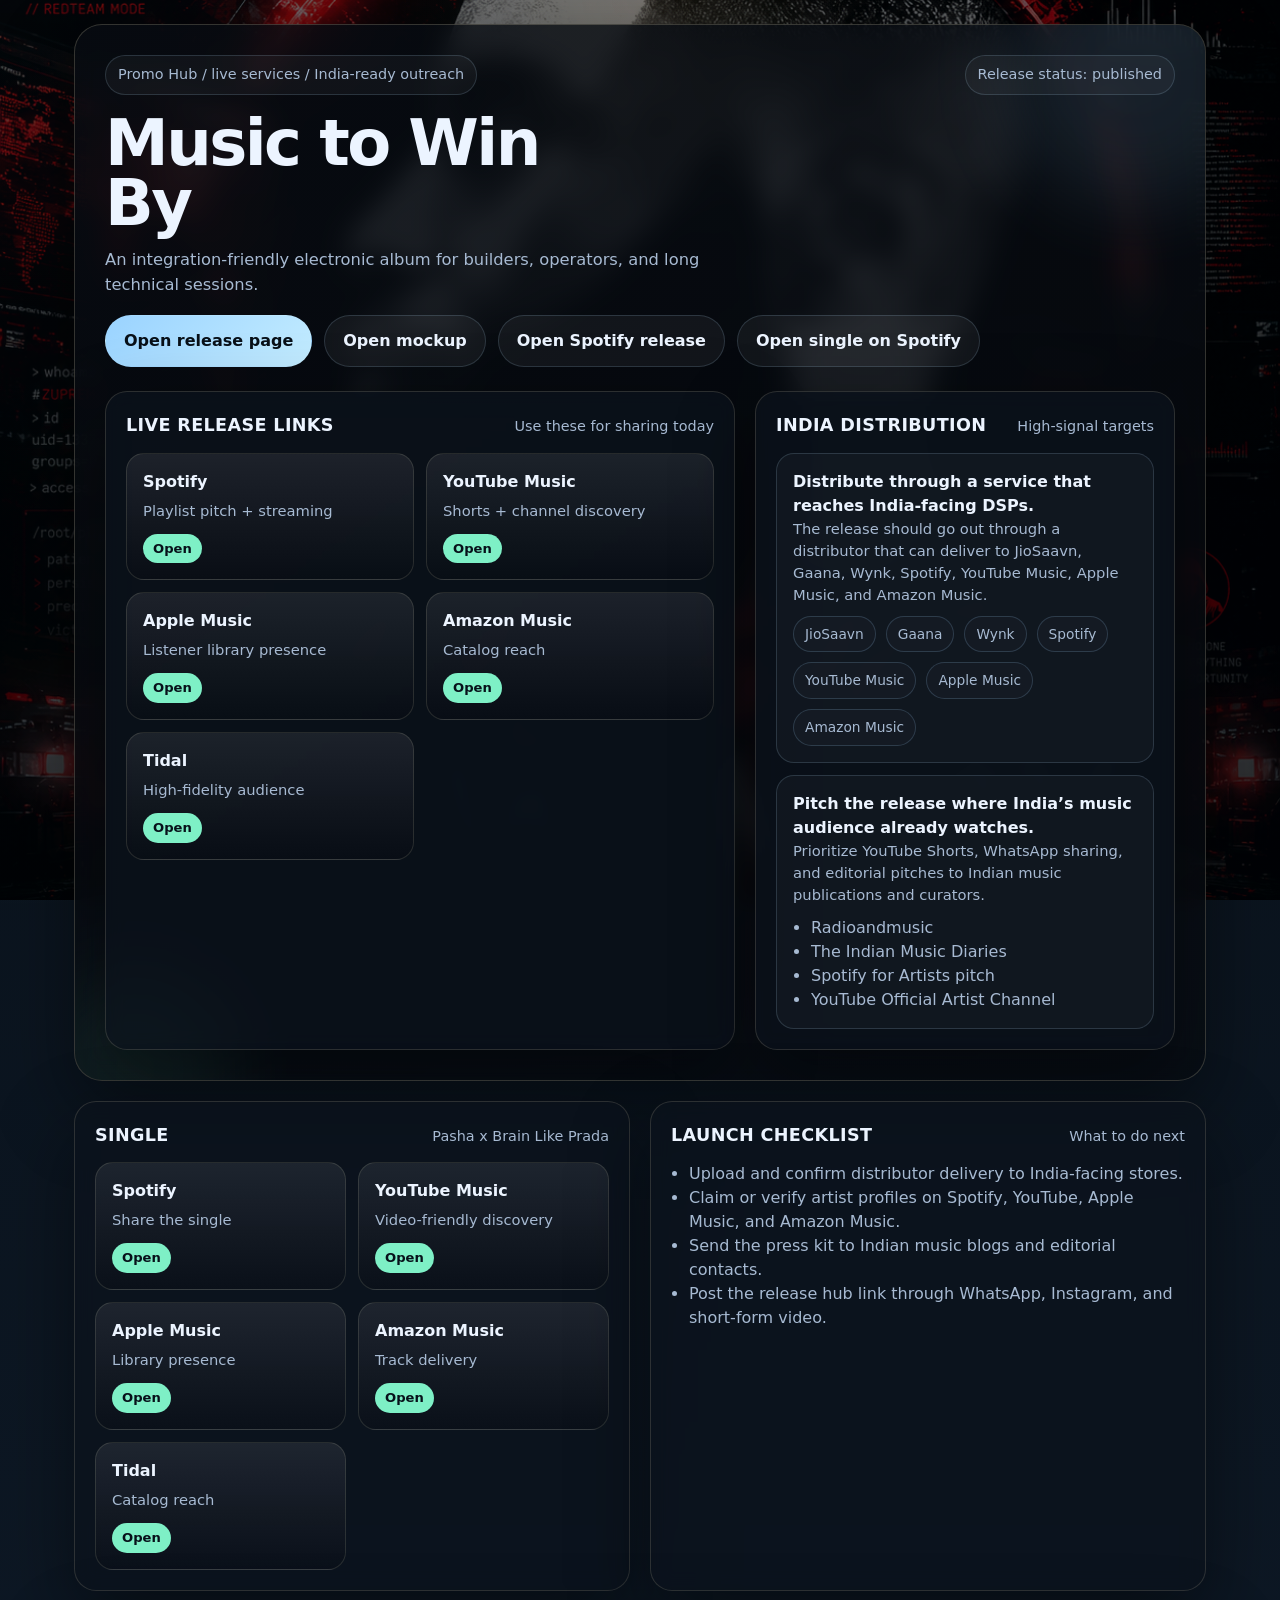
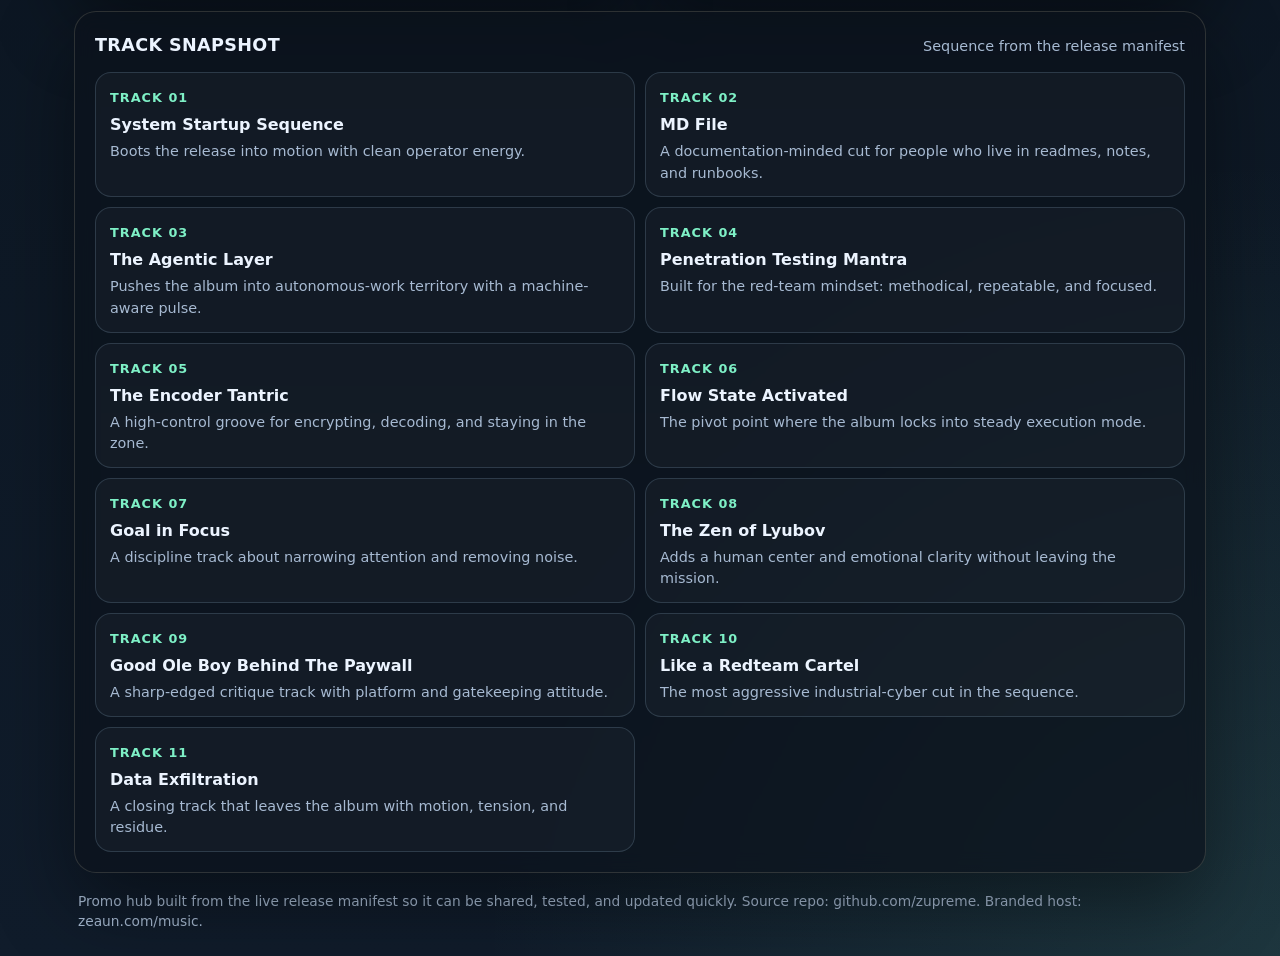
<file: promo/index.html>
<!DOCTYPE html>
<html lang="en">
<head>
  <meta charset="UTF-8" />
  <meta name="viewport" content="width=device-width, initial-scale=1.0" />
  <title>Music to Win By - Promo Hub</title>
  <meta
    name="description"
    content="Promo hub for Music to Win By: live links, India-facing distribution targets, and launch actions."
  />
  <style>
    :root {
      --bg: #081018;
      --bg2: #101c2b;
      --panel: rgba(13, 22, 35, 0.82);
      --panel-strong: rgba(18, 30, 46, 0.96);
      --line: rgba(180, 220, 255, 0.16);
      --text: #ecf4ff;
      --muted: #a7bad2;
      --accent: #9ad3ff;
      --accent2: #7ef0c6;
      --hot: #ffb463;
      --shadow: 0 30px 80px rgba(0, 0, 0, 0.42);
    }

    * { box-sizing: border-box; }
    html, body { margin: 0; min-height: 100%; }
    body {
      background:
        radial-gradient(circle at top left, rgba(122, 211, 255, 0.18), transparent 32%),
        radial-gradient(circle at bottom right, rgba(126, 240, 198, 0.12), transparent 28%),
        linear-gradient(180deg, var(--bg), var(--bg2));
      color: var(--text);
      font-family: "Segoe UI", "Trebuchet MS", system-ui, -apple-system, sans-serif;
      line-height: 1.5;
      position: relative;
      isolation: isolate;
    }

    body::before {
      content: "";
      position: fixed;
      inset: 0;
      background:
        linear-gradient(180deg, rgba(4, 8, 12, 0.42), rgba(4, 8, 12, 0.62)),
        url("../github-pages/audio/COVER.png") center center / cover no-repeat;
      filter: saturate(1.08) contrast(1.02);
      opacity: 0.86;
      z-index: -2;
      pointer-events: none;
    }

    body::after {
      content: "";
      position: fixed;
      inset: 0;
      background:
        radial-gradient(circle at top, rgba(255, 191, 92, 0.08), transparent 22%),
        linear-gradient(180deg, rgba(0, 0, 0, 0.18), rgba(0, 0, 0, 0.32));
      z-index: -1;
      pointer-events: none;
    }

    a { color: inherit; }

    .wrap {
      max-width: 1180px;
      margin: 0 auto;
      padding: 24px;
    }

    .hero {
      position: relative;
      overflow: hidden;
      border: 1px solid rgba(255, 240, 200, 0.18);
      border-radius: 28px;
      background:
        linear-gradient(145deg, rgba(8, 12, 18, 0.82), rgba(8, 12, 18, 0.72));
      box-shadow: var(--shadow);
      padding: 30px;
      isolation: isolate;
      backdrop-filter: blur(12px);
    }

    .hero::before,
    .hero::after {
      content: "";
      position: absolute;
      border-radius: 50%;
      filter: blur(40px);
      opacity: 0.5;
      z-index: -1;
    }
    .hero::before {
      width: 260px;
      height: 260px;
      top: -80px;
      right: -60px;
      background: rgba(154, 211, 255, 0.22);
    }
    .hero::after {
      width: 200px;
      height: 200px;
      bottom: -90px;
      left: -40px;
      background: rgba(126, 240, 198, 0.16);
    }

    .topline {
      display: flex;
      flex-wrap: wrap;
      justify-content: space-between;
      gap: 12px;
      align-items: center;
      margin-bottom: 18px;
    }

    .badge {
      display: inline-flex;
      gap: 8px;
      align-items: center;
      border: 1px solid var(--line);
      border-radius: 999px;
      padding: 8px 12px;
      background: rgba(255, 255, 255, 0.04);
      color: var(--muted);
      font-size: 0.9rem;
    }

    h1 {
      margin: 0;
      font-size: clamp(2.3rem, 5vw, 4.8rem);
      line-height: 0.95;
      letter-spacing: -0.04em;
      max-width: 12ch;
    }

    .lede {
      max-width: 62ch;
      color: var(--muted);
      font-size: 1.02rem;
      margin: 14px 0 0;
    }

    .hero-grid {
      display: grid;
      grid-template-columns: 1.2fr 0.8fr;
      gap: 20px;
      margin-top: 24px;
    }

    .panel {
      background: rgba(12, 18, 28, 0.72);
      border: 1px solid rgba(255, 240, 200, 0.14);
      border-radius: 22px;
      box-shadow: var(--shadow);
      padding: 20px;
      backdrop-filter: blur(10px);
    }

    .panel strong {
      color: var(--text);
    }

    .section-title {
      display: flex;
      justify-content: space-between;
      gap: 12px;
      align-items: baseline;
      margin: 0 0 14px;
    }

    .section-title h2 {
      margin: 0;
      font-size: 1.1rem;
      letter-spacing: 0.02em;
      text-transform: uppercase;
    }

    .section-title span {
      color: var(--muted);
      font-size: 0.9rem;
    }

    .service-grid {
      display: grid;
      grid-template-columns: repeat(2, minmax(0, 1fr));
      gap: 12px;
    }

    .service {
      display: block;
      text-decoration: none;
      border-radius: 18px;
      padding: 16px;
      border: 1px solid rgba(255, 240, 200, 0.12);
      background:
        linear-gradient(180deg, rgba(255, 255, 255, 0.08), rgba(0, 0, 0, 0.12));
      transition: transform 140ms ease, border-color 140ms ease, background 140ms ease;
      min-height: 116px;
    }
    .service:hover {
      transform: translateY(-2px);
      border-color: rgba(255, 196, 92, 0.44);
      background:
        linear-gradient(180deg, rgba(255, 196, 92, 0.18), rgba(255, 255, 255, 0.05));
    }
    .service .name {
      display: block;
      font-weight: 700;
      margin-bottom: 6px;
    }
    .service .meta {
      display: block;
      color: var(--muted);
      font-size: 0.92rem;
    }
    .service .pill {
      display: inline-flex;
      margin-top: 12px;
      padding: 5px 10px;
      border-radius: 999px;
      font-size: 0.82rem;
      color: #07111a;
      background: var(--accent);
      font-weight: 700;
    }
    .service.live .pill {
      background: var(--accent2);
    }
    .service.pending .pill {
      background: #ffd392;
    }

    .stack {
      display: grid;
      gap: 12px;
    }

    .stack .item {
      border: 1px solid var(--line);
      background: rgba(255, 255, 255, 0.03);
      border-radius: 18px;
      padding: 16px;
    }

    .tag-row {
      display: flex;
      flex-wrap: wrap;
      gap: 10px;
      margin-top: 10px;
    }

    .tag {
      border: 1px solid rgba(154, 211, 255, 0.18);
      border-radius: 999px;
      padding: 7px 11px;
      color: var(--muted);
      font-size: 0.86rem;
      background: rgba(255, 255, 255, 0.02);
    }

    .cta-row {
      display: flex;
      flex-wrap: wrap;
      gap: 12px;
      margin-top: 18px;
    }

    .button {
      display: inline-flex;
      align-items: center;
      justify-content: center;
      gap: 8px;
      text-decoration: none;
      border-radius: 999px;
      padding: 13px 18px;
      border: 1px solid var(--line);
      background: rgba(255, 255, 255, 0.05);
      color: var(--text);
      font-weight: 700;
    }
    .button.primary {
      background: linear-gradient(135deg, var(--accent), #c3ecff);
      color: #081018;
      border-color: transparent;
    }

    .two-up {
      display: grid;
      grid-template-columns: 1fr 1fr;
      gap: 20px;
      margin-top: 20px;
    }

    ul.clean {
      margin: 10px 0 0;
      padding-left: 18px;
      color: var(--muted);
    }

    .small {
      font-size: 0.92rem;
      color: var(--muted);
    }

    .tracklist {
      display: grid;
      grid-template-columns: repeat(2, minmax(0, 1fr));
      gap: 10px;
    }
    .track {
      border: 1px solid var(--line);
      background: rgba(255, 255, 255, 0.03);
      border-radius: 16px;
      padding: 12px 14px;
    }
    .track .num {
      color: var(--accent2);
      font-size: 0.8rem;
      font-weight: 700;
      text-transform: uppercase;
      letter-spacing: 0.08em;
    }
    .track .title {
      display: block;
      font-weight: 700;
      margin-top: 4px;
    }
    .track .summary {
      color: var(--muted);
      font-size: 0.9rem;
      margin-top: 4px;
    }

    footer {
      padding: 18px 4px 0;
      color: var(--muted);
      font-size: 0.86rem;
    }

    @media (max-width: 900px) {
      .hero-grid,
      .two-up,
      .tracklist,
      .service-grid {
        grid-template-columns: 1fr;
      }
      .hero { padding: 20px; }
    }
  </style>
</head>
<body>
  <div class="wrap">
    <section class="hero">
      <div class="topline">
        <div class="badge">Promo Hub / live services / India-ready outreach</div>
        <div class="badge" id="statusBadge">Loading release data…</div>
      </div>

      <h1 id="albumTitle">Music to Win By</h1>
      <p class="lede" id="summary">
        A cyber-focused electronic release for deep work, operator discipline, and long technical sessions.
      </p>

      <div class="cta-row" id="primaryCtas">
        <a class="button primary" href="../index.html">Open release page</a>
        <a class="button" href="../mockup/">Open mockup</a>
      </div>

      <div class="hero-grid">
        <section class="panel">
          <div class="section-title">
            <h2>Live release links</h2>
            <span>Use these for sharing today</span>
          </div>
          <div class="service-grid" id="releaseLinks"></div>
        </section>

        <section class="panel">
          <div class="section-title">
            <h2>India distribution</h2>
            <span>High-signal targets</span>
          </div>
          <div class="stack" id="indiaStack">
            <div class="item">
              <strong>Distribute through a service that reaches India-facing DSPs.</strong>
              <div class="small">
                The release should go out through a distributor that can deliver to JioSaavn, Gaana, Wynk, Spotify, YouTube Music, Apple Music, and Amazon Music.
              </div>
              <div class="tag-row">
                <span class="tag">JioSaavn</span>
                <span class="tag">Gaana</span>
                <span class="tag">Wynk</span>
                <span class="tag">Spotify</span>
                <span class="tag">YouTube Music</span>
                <span class="tag">Apple Music</span>
                <span class="tag">Amazon Music</span>
              </div>
            </div>
            <div class="item">
              <strong>Pitch the release where India’s music audience already watches.</strong>
              <div class="small">
                Prioritize YouTube Shorts, WhatsApp sharing, and editorial pitches to Indian music publications and curators.
              </div>
              <ul class="clean">
                <li>Radioandmusic</li>
                <li>The Indian Music Diaries</li>
                <li>Spotify for Artists pitch</li>
                <li>YouTube Official Artist Channel</li>
              </ul>
            </div>
          </div>
        </section>
      </div>
    </section>

    <section class="two-up">
      <section class="panel">
        <div class="section-title">
          <h2>Single</h2>
          <span id="singleTitle">Pasha x Brain Like Prada</span>
        </div>
        <div class="service-grid" id="singleLinks"></div>
      </section>

      <section class="panel">
        <div class="section-title">
          <h2>Launch checklist</h2>
          <span>What to do next</span>
        </div>
        <ul class="clean" id="checklist">
          <li>Upload and confirm distributor delivery to India-facing stores.</li>
          <li>Claim or verify artist profiles on Spotify, YouTube, Apple Music, and Amazon Music.</li>
          <li>Send the press kit to Indian music blogs and editorial contacts.</li>
          <li>Post the release hub link through WhatsApp, Instagram, and short-form video.</li>
        </ul>
      </section>
    </section>

    <section class="panel" style="margin-top:20px;">
      <div class="section-title">
        <h2>Track snapshot</h2>
        <span>Sequence from the release manifest</span>
      </div>
      <div class="tracklist" id="tracks"></div>
    </section>

    <footer id="footer">
      Built from the live release manifest so you can test, share, and iterate without touching the mockup route.
      Source repo: github.com/zupreme. Branded host: zeaun.com/music.
    </footer>
  </div>

  <script>
    const placeLink = (url, label, meta, cls = "live") => {
      if (!url) {
        return `
      <div class="service ${cls} is-pending" aria-disabled="true">
        <span class="name">${label}</span>
        <span class="meta">${meta}</span>
        <span class="pill">Not live yet</span>
      </div>
    `;
      }
      return `
      <a class="service ${cls}" href="${url}" target="_blank" rel="noopener noreferrer">
        <span class="name">${label}</span>
        <span class="meta">${meta}</span>
        <span class="pill">Open</span>
      </a>
    `;
    };

    const placeTrack = (track) => `
      <article class="track">
        <span class="num">Track ${String(track.track).padStart(2, '0')}</span>
        <span class="title">${track.title}</span>
        <div class="summary">${track.summary}</div>
      </article>
    `;

    async function init() {
      const res = await fetch("../album.json", { cache: "no-store" });
      const album = await res.json();

      document.title = `${album.album} - Promo Hub`;
      document.getElementById("albumTitle").textContent = album.album;
      document.getElementById("summary").textContent = album.public_summary;
      document.getElementById("singleTitle").textContent = album.single?.title || "Single";
      document.getElementById("statusBadge").textContent = `Release status: ${album.release_status}`;

      const releaseMap = [
        ["spotify", "Spotify", "Playlist pitch + streaming"],
        ["youtube_music", "YouTube Music", "Shorts + channel discovery"],
        ["apple_music", "Apple Music", "Listener library presence"],
        ["amazon_music", "Amazon Music", "Catalog reach"],
        ["tidal", "Tidal", "High-fidelity audience"],
      ];

      document.getElementById("releaseLinks").innerHTML = releaseMap
        .map(([key, label, meta]) => placeLink(album.links?.[key], label, meta, album.links?.[key] ? "live" : "pending"))
        .join("");

      const singleMap = [
        ["spotify", "Spotify", "Share the single"],
        ["youtube_music", "YouTube Music", "Video-friendly discovery"],
        ["apple_music", "Apple Music", "Library presence"],
        ["amazon_music", "Amazon Music", "Track delivery"],
        ["tidal", "Tidal", "Catalog reach"],
      ];

      document.getElementById("singleLinks").innerHTML = singleMap
        .map(([key, label, meta]) => placeLink(album.single?.links?.[key], label, meta, album.single?.links?.[key] ? "live" : "pending"))
        .join("");

      document.getElementById("tracks").innerHTML = (album.tracklist || []).map(placeTrack).join("");

      const primaryCtas = document.getElementById("primaryCtas");
      primaryCtas.insertAdjacentHTML(
        "beforeend",
        album.links?.spotify
          ? `<a class="button" href="${album.links.spotify}" target="_blank" rel="noopener noreferrer">Open Spotify release</a>`
          : ""
      );
      primaryCtas.insertAdjacentHTML(
        "beforeend",
        album.single?.links?.spotify
          ? `<a class="button" href="${album.single.links.spotify}" target="_blank" rel="noopener noreferrer">Open single on Spotify</a>`
          : ""
      );

      document.getElementById("footer").textContent =
        "Promo hub built from the live release manifest so it can be shared, tested, and updated quickly. Source repo: github.com/zupreme. Branded host: zeaun.com/music.";
    }

    init().catch((error) => {
      document.getElementById("statusBadge").textContent = "Promo data failed to load";
      document.getElementById("summary").textContent = error.message;
    });
  </script>
</body>
</html>
</file>
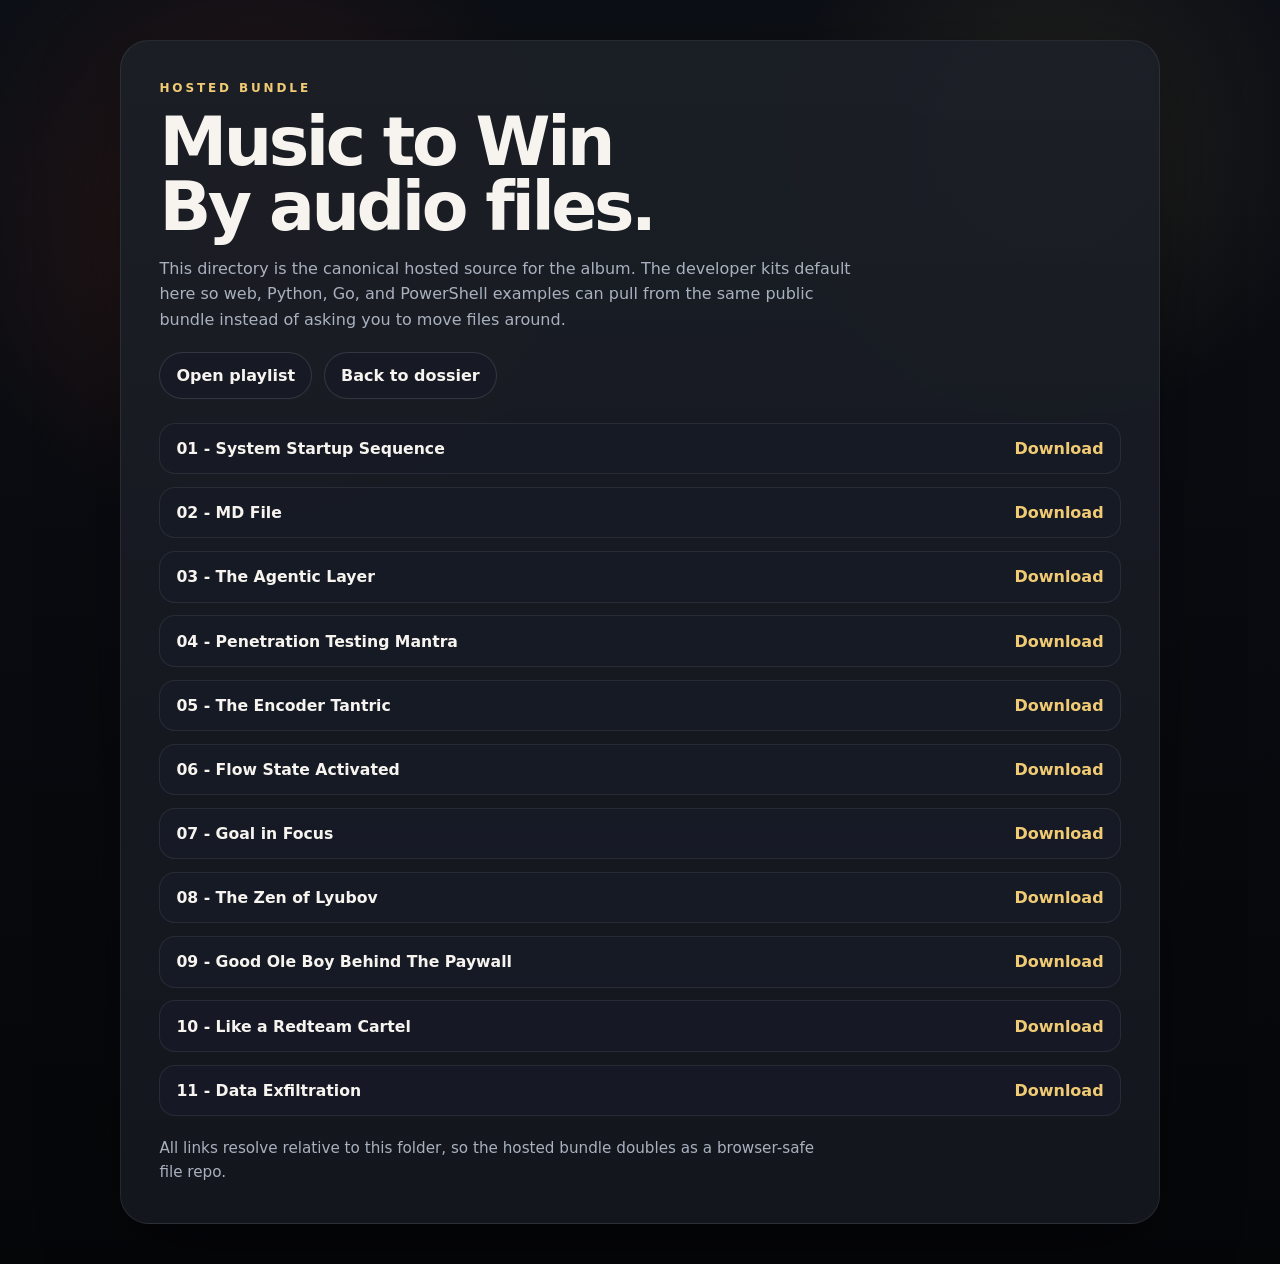
<file: github-pages/audio/index.html>
<!DOCTYPE html>
<html lang="en">
<head>
  <meta charset="UTF-8" />
  <meta name="viewport" content="width=device-width, initial-scale=1.0" />
  <title>Music to Win By - Audio Bundle</title>
  <style>
    :root {
      color-scheme: dark;
      --bg: #07090d;
      --panel: rgba(16, 19, 27, 0.92);
      --panel-2: rgba(23, 27, 38, 0.96);
      --text: #f7f4ef;
      --muted: #a9b1bf;
      --line: rgba(255, 255, 255, 0.08);
      --accent: #ff5b35;
      --accent-2: #f1cb74;
    }

    * { box-sizing: border-box; }

    body {
      margin: 0;
      min-height: 100vh;
      padding: 1.25rem;
      font-family: "Segoe UI", "Trebuchet MS", system-ui, -apple-system, sans-serif;
      color: var(--text);
      background:
        radial-gradient(circle at 20% 18%, rgba(255, 91, 53, 0.14), transparent 22%),
        radial-gradient(circle at 82% 12%, rgba(241, 203, 116, 0.11), transparent 18%),
        linear-gradient(180deg, #0c0f15 0%, #080a0f 55%, #050608 100%);
    }

    .shell {
      max-width: 1080px;
      margin: 0 auto;
      padding: 1.25rem;
    }

    .hero {
      padding: clamp(1.4rem, 4vw, 2.4rem);
      border: 1px solid var(--line);
      border-radius: 1.8rem;
      background: linear-gradient(180deg, rgba(255,255,255,0.05), rgba(255,255,255,0.02)), var(--panel);
      box-shadow: 0 24px 80px rgba(0, 0, 0, 0.35);
    }

    .eyebrow {
      margin: 0 0 0.65rem;
      text-transform: uppercase;
      letter-spacing: 0.24em;
      font-size: 0.75rem;
      font-weight: 800;
      color: var(--accent-2);
    }

    h1 {
      margin: 0;
      font-size: clamp(2.1rem, 7vw, 4.25rem);
      line-height: 0.96;
      letter-spacing: -0.05em;
      max-width: 11ch;
    }

    p {
      margin: 1rem 0 0;
      color: var(--muted);
      line-height: 1.6;
      max-width: 70ch;
    }

    .actions {
      display: flex;
      flex-wrap: wrap;
      gap: 0.75rem;
      margin-top: 1.25rem;
    }

    .button {
      display: inline-flex;
      align-items: center;
      justify-content: center;
      padding: 0.8rem 1rem;
      border: 1px solid rgba(255,255,255,0.12);
      border-radius: 999px;
      background: var(--panel-2);
      color: var(--text);
      text-decoration: none;
      font-weight: 700;
    }

    .button:hover {
      border-color: rgba(255, 91, 53, 0.5);
    }

    .tracks {
      display: grid;
      gap: 0.8rem;
      margin-top: 1.5rem;
    }

    .track {
      display: flex;
      align-items: center;
      justify-content: space-between;
      gap: 1rem;
      padding: 0.95rem 1rem;
      border: 1px solid var(--line);
      border-radius: 1rem;
      background: var(--panel-2);
    }

    .track strong {
      font-size: 0.98rem;
    }

    .track span {
      color: var(--muted);
      font-size: 0.92rem;
    }

    .track a {
      color: var(--accent-2);
      text-decoration: none;
      font-weight: 700;
      white-space: nowrap;
    }

    .track a:hover {
      color: #fff;
    }

    .footer {
      margin-top: 1.25rem;
      color: var(--muted);
      font-size: 0.95rem;
    }
  </style>
</head>
<body>
  <div class="shell">
    <main class="hero">
      <p class="eyebrow">Hosted bundle</p>
      <h1>Music to Win By audio files.</h1>
      <p>
        This directory is the canonical hosted source for the album. The developer
        kits default here so web, Python, Go, and PowerShell examples can pull
        from the same public bundle instead of asking you to move files around.
      </p>
      <div class="actions">
        <a class="button" href="./Zupreme-Music_to_Win_By.m3u">Open playlist</a>
        <a class="button" href="../">Back to dossier</a>
      </div>
      <section class="tracks" aria-label="Track downloads">
        <div class="track"><strong>01 - System Startup Sequence</strong><a href="01%20-%20System%20Startup%20Sequence.wav">Download</a></div>
        <div class="track"><strong>02 - MD File</strong><a href="02%20-%20MD%20File.wav">Download</a></div>
        <div class="track"><strong>03 - The Agentic Layer</strong><a href="03%20-%20The%20Agentic%20Layer.wav">Download</a></div>
        <div class="track"><strong>04 - Penetration Testing Mantra</strong><a href="04%20-%20Penetration%20Testing%20Mantra.wav">Download</a></div>
        <div class="track"><strong>05 - The Encoder Tantric</strong><a href="05%20-%20The%20Encoder%20Tantric.wav">Download</a></div>
        <div class="track"><strong>06 - Flow State Activated</strong><a href="06%20-%20Flow%20State%20Activated.wav">Download</a></div>
        <div class="track"><strong>07 - Goal in Focus</strong><a href="07%20-%20Goal%20in%20Focus.wav">Download</a></div>
        <div class="track"><strong>08 - The Zen of Lyubov</strong><a href="08%20-%20The%20Zen%20of%20Lyubov.wav">Download</a></div>
        <div class="track"><strong>09 - Good Ole Boy Behind The Paywall</strong><a href="09%20-%20Good%20Ole%20Boy%20Behind%20The%20Paywall.wav">Download</a></div>
        <div class="track"><strong>10 - Like a Redteam Cartel</strong><a href="10%20-%20Like%20a%20Redteam%20Cartel.wav">Download</a></div>
        <div class="track"><strong>11 - Data Exfiltration</strong><a href="11%20-%20Data%20Exfiltration.wav">Download</a></div>
      </section>
      <p class="footer">
        All links resolve relative to this folder, so the hosted bundle doubles as a
        browser-safe file repo.
      </p>
    </main>
  </div>
</body>
</html>
</file>
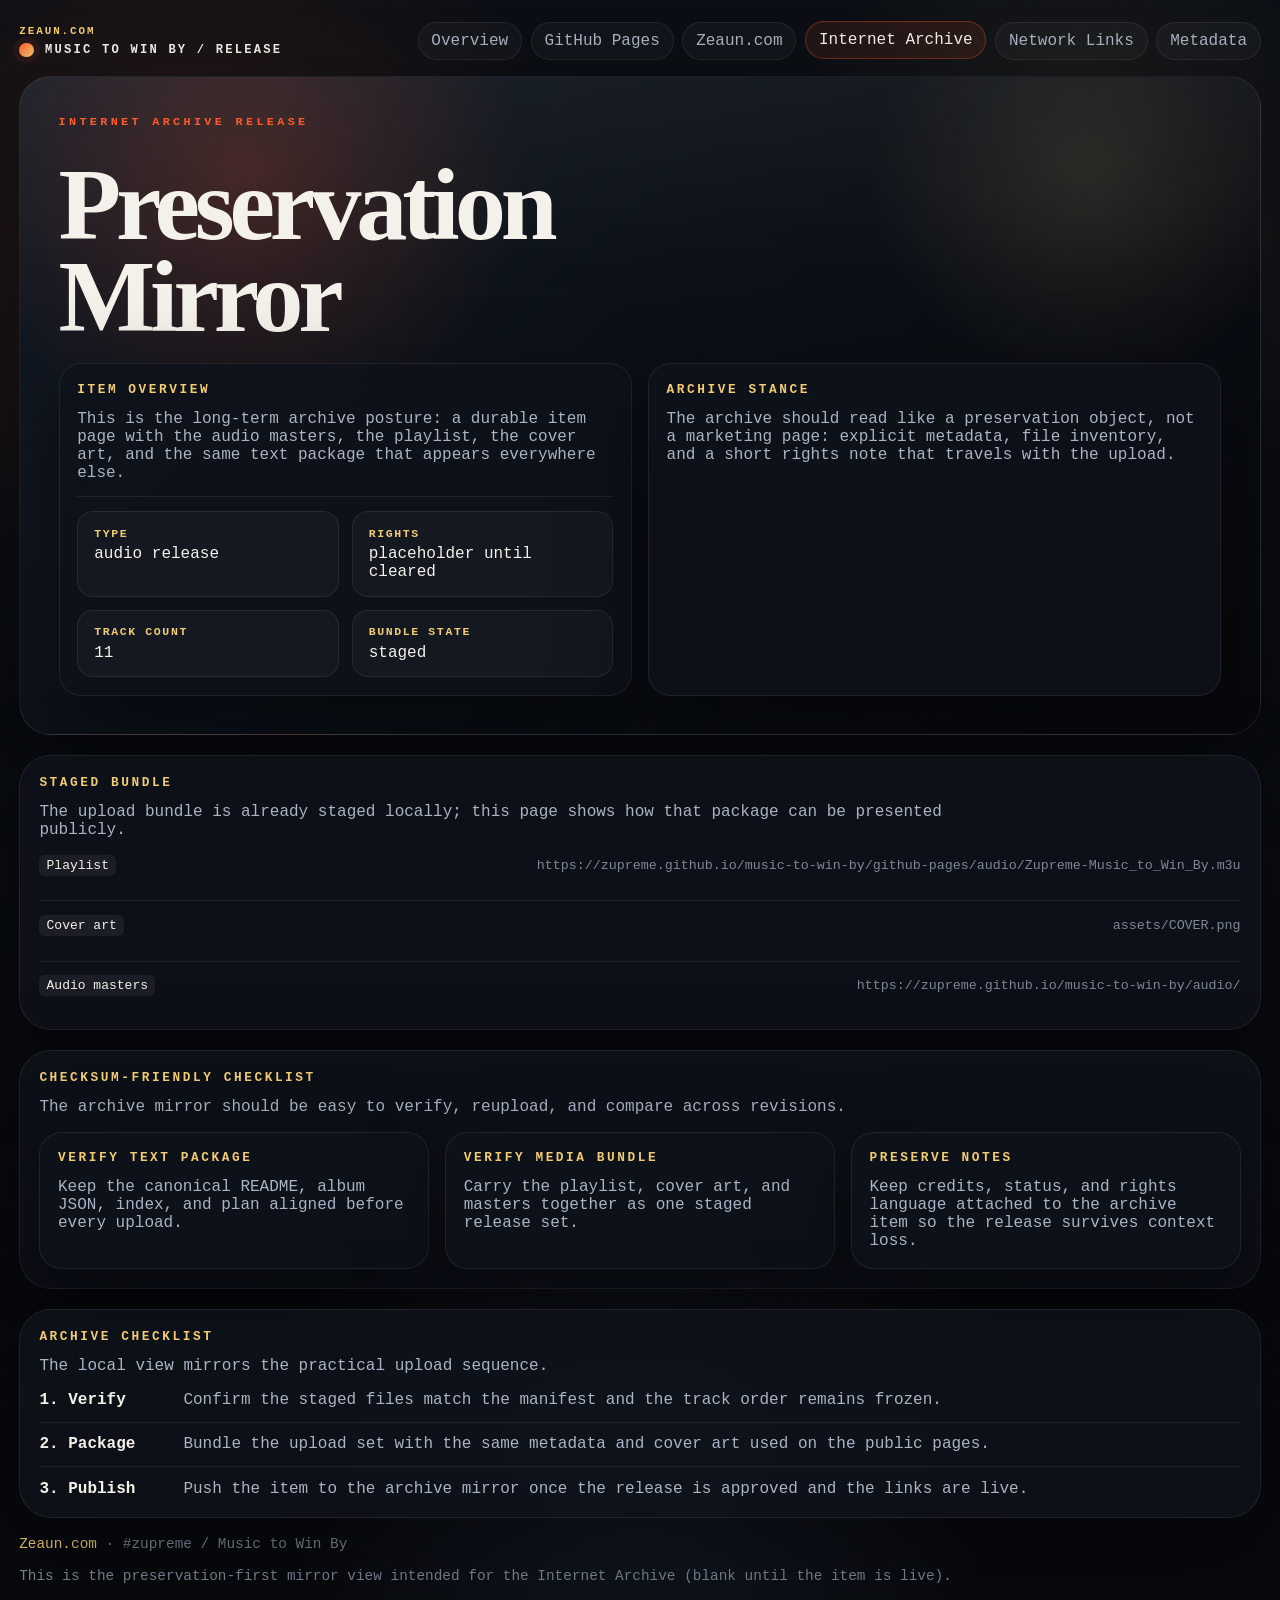
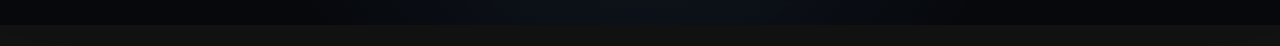
<file: mockup/archive.html>
<!DOCTYPE html>
<html lang="en" data-page="archive">
<head>
  <meta charset="UTF-8" />
  <meta name="viewport" content="width=device-width, initial-scale=1.0" />
  <title>Music to Win By - Internet Archive Release</title>
  <meta name="description" content="Archive-mirror release for Music to Win By." />
  <link rel="stylesheet" href="assets/style.css?v=20260728c" />
</head>
<body>
  <main id="app" class="page-stack"></main>
  <script src="assets/app.js?v=20260728c"></script>
</body>
</html>
</file>
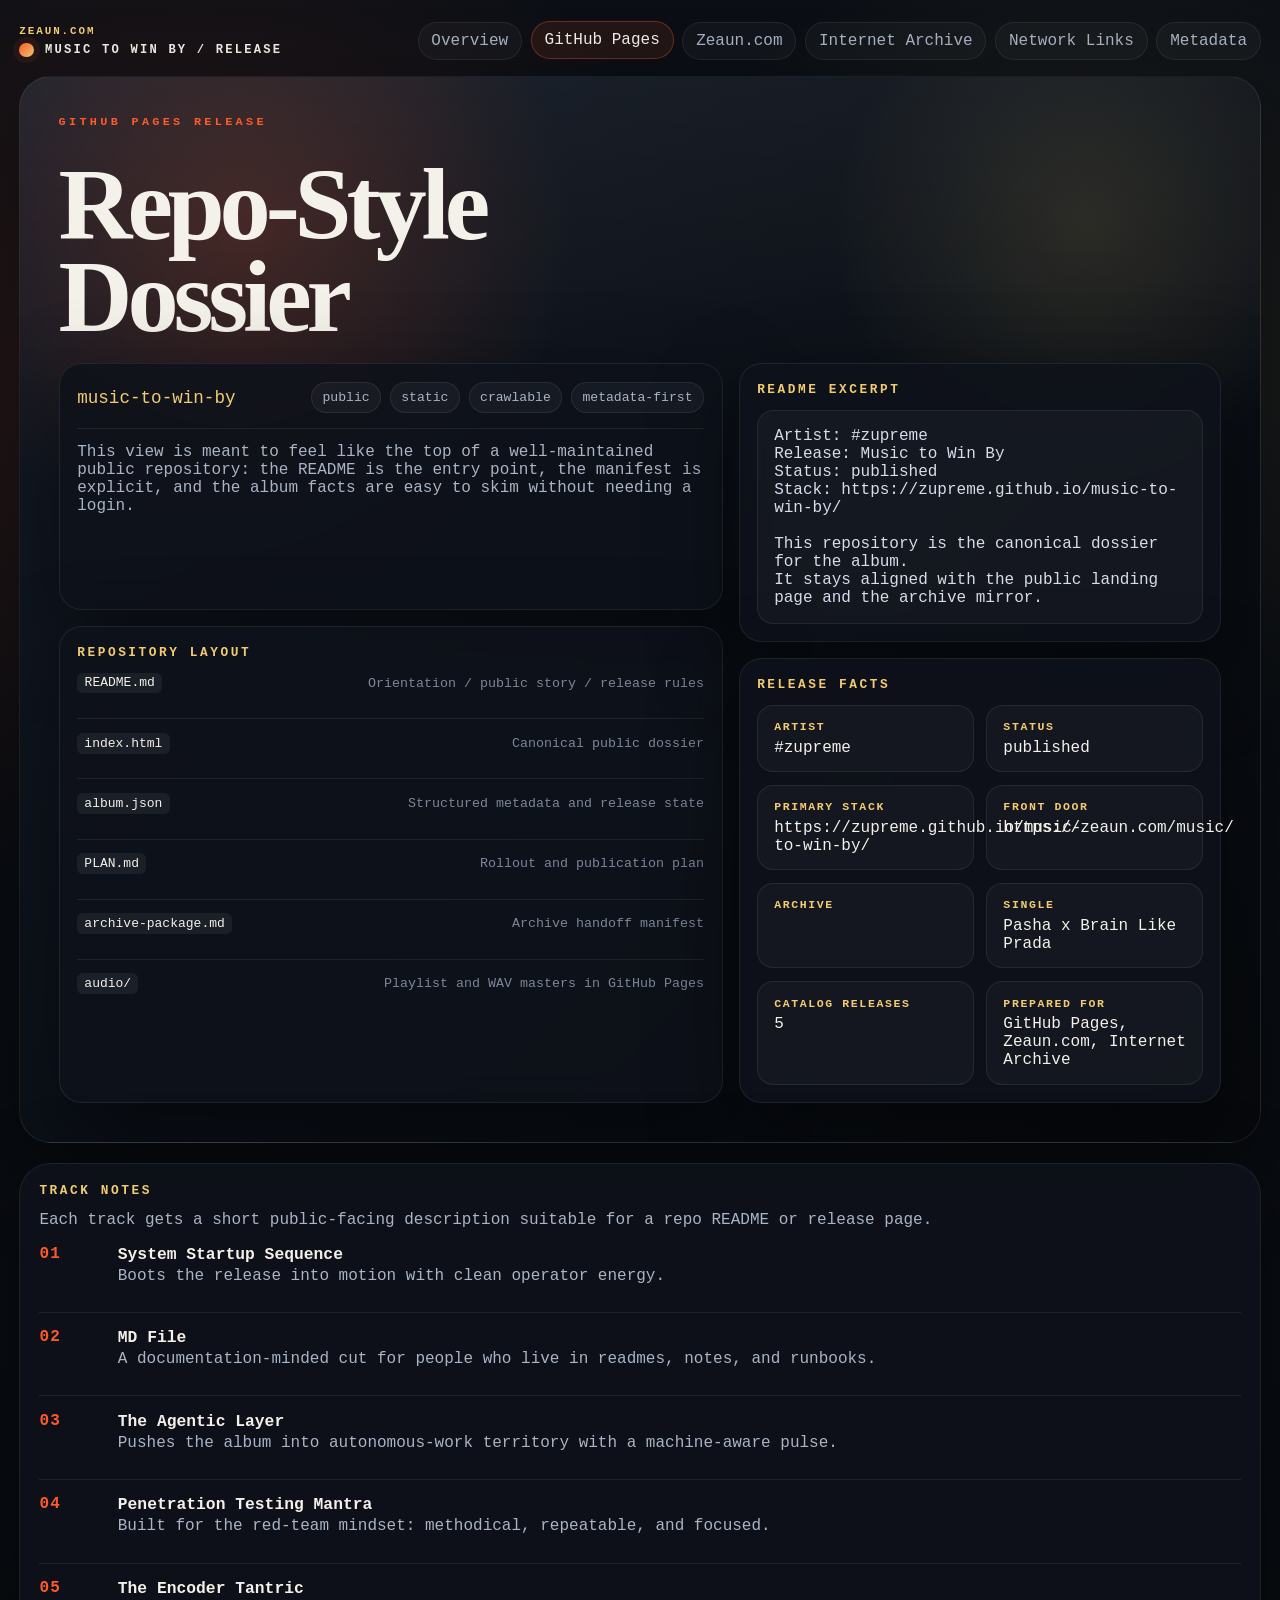
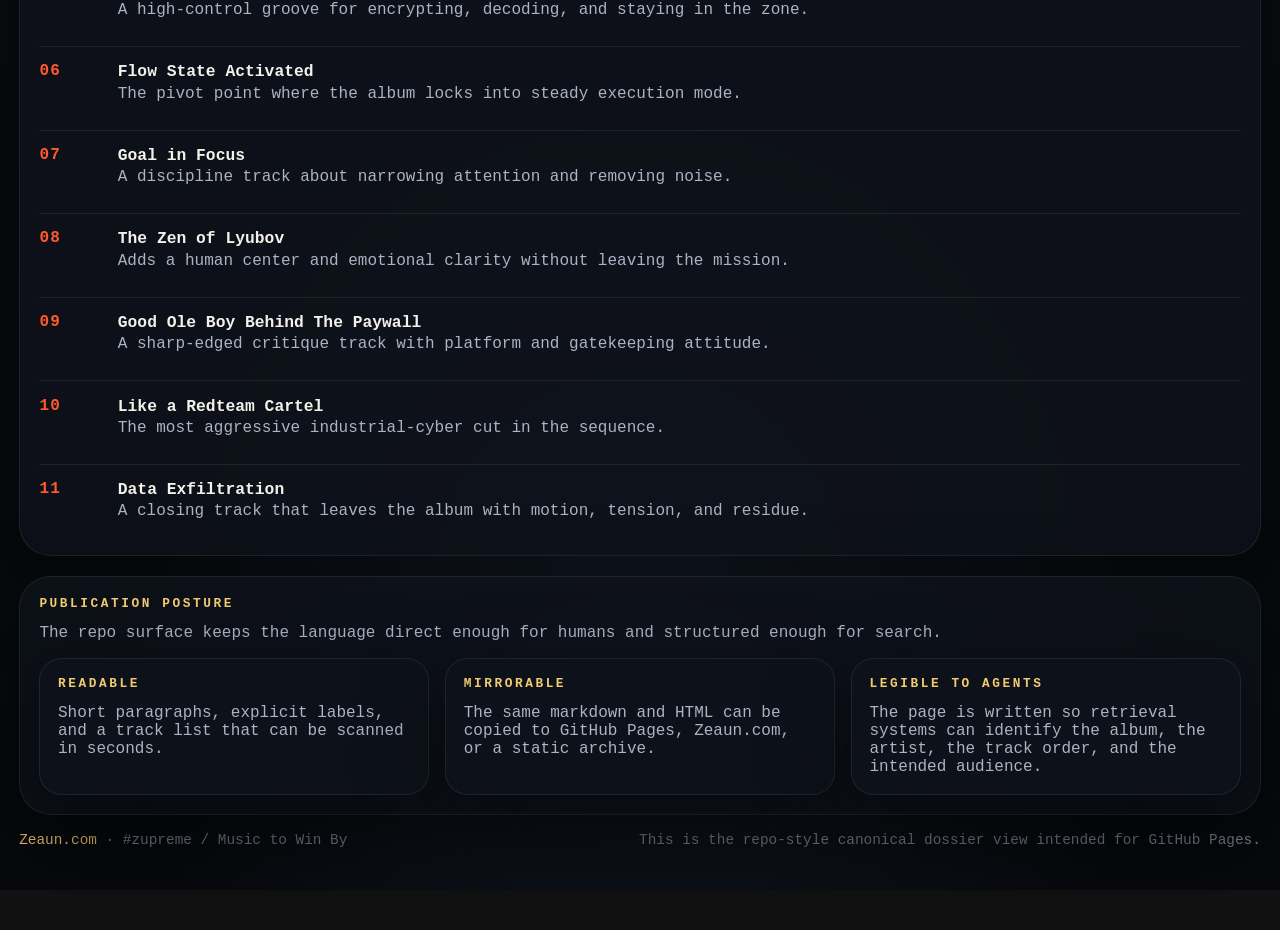
<file: mockup/dossier.html>
<!DOCTYPE html>
<html lang="en" data-page="dossier">
<head>
  <meta charset="UTF-8" />
  <meta name="viewport" content="width=device-width, initial-scale=1.0" />
  <title>Music to Win By - GitHub Pages Release</title>
  <meta name="description" content="Repository-style dossier release for Music to Win By." />
  <link rel="stylesheet" href="assets/style.css?v=20260728c" />
</head>
<body>
  <main id="app" class="page-stack"></main>
  <script src="assets/app.js?v=20260728c"></script>
</body>
</html>
</file>
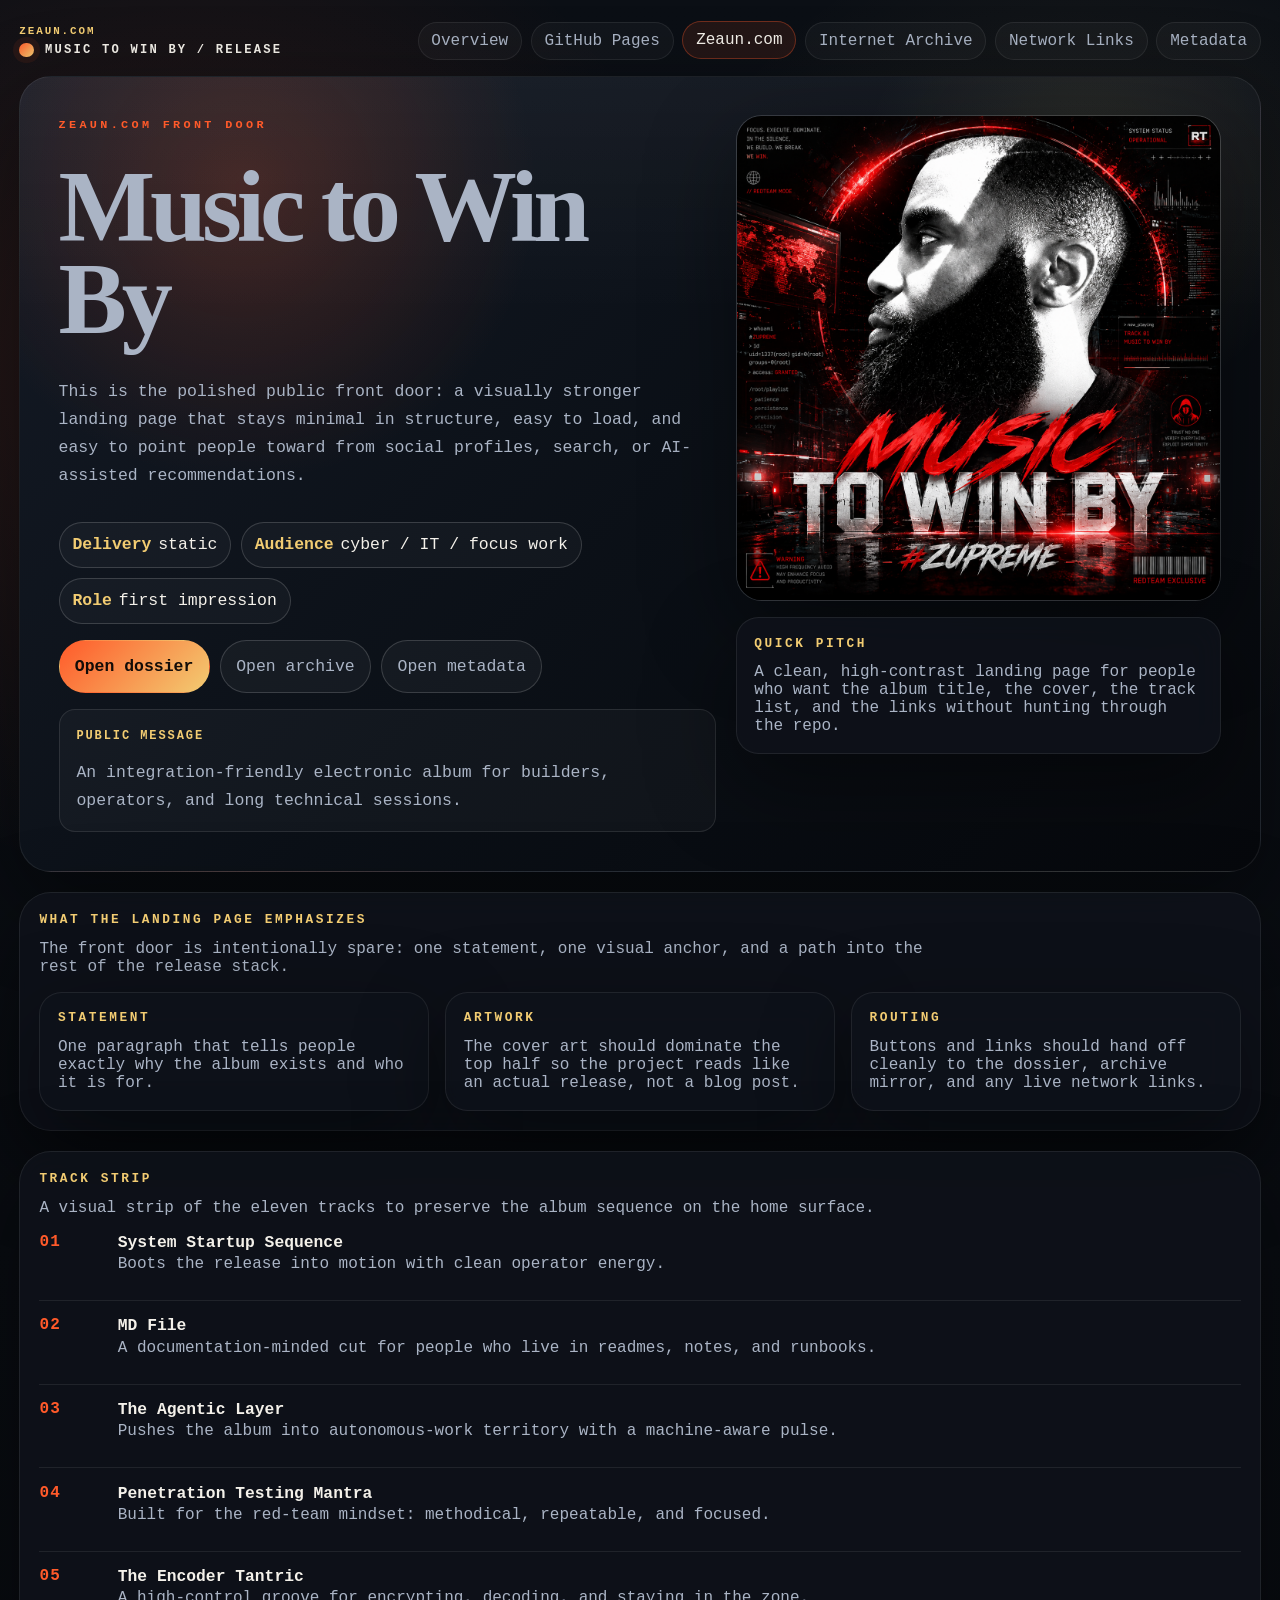
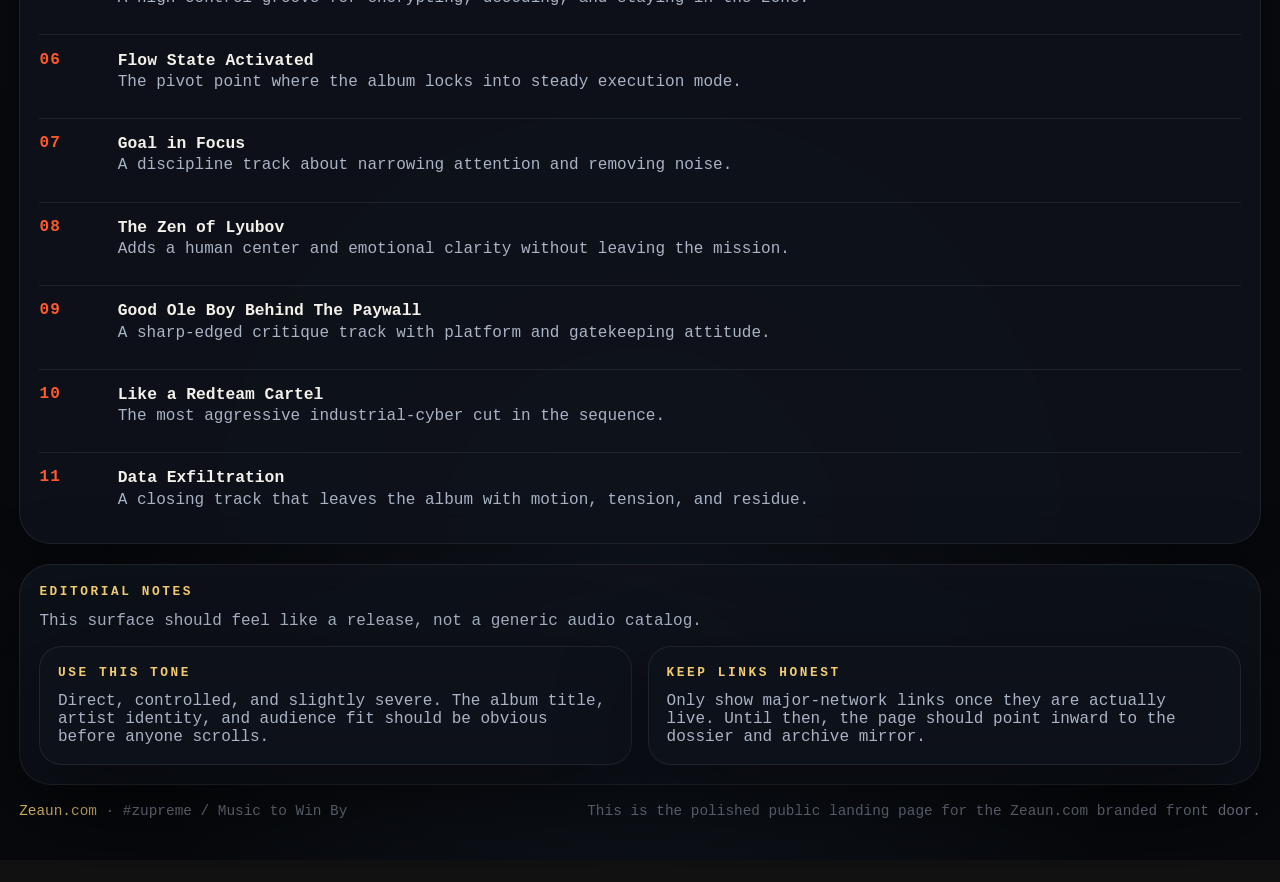
<file: mockup/front-door.html>
<!DOCTYPE html>
<html lang="en" data-page="front-door">
<head>
  <meta charset="UTF-8" />
  <meta name="viewport" content="width=device-width, initial-scale=1.0" />
  <title>Music to Win By - Zeaun.com Release</title>
  <meta name="description" content="Zeaun.com front-door release for Music to Win By." />
  <link rel="stylesheet" href="assets/style.css?v=20260728c" />
</head>
<body>
  <main id="app" class="page-stack"></main>
  <script src="assets/app.js?v=20260728c"></script>
</body>
</html>
</file>
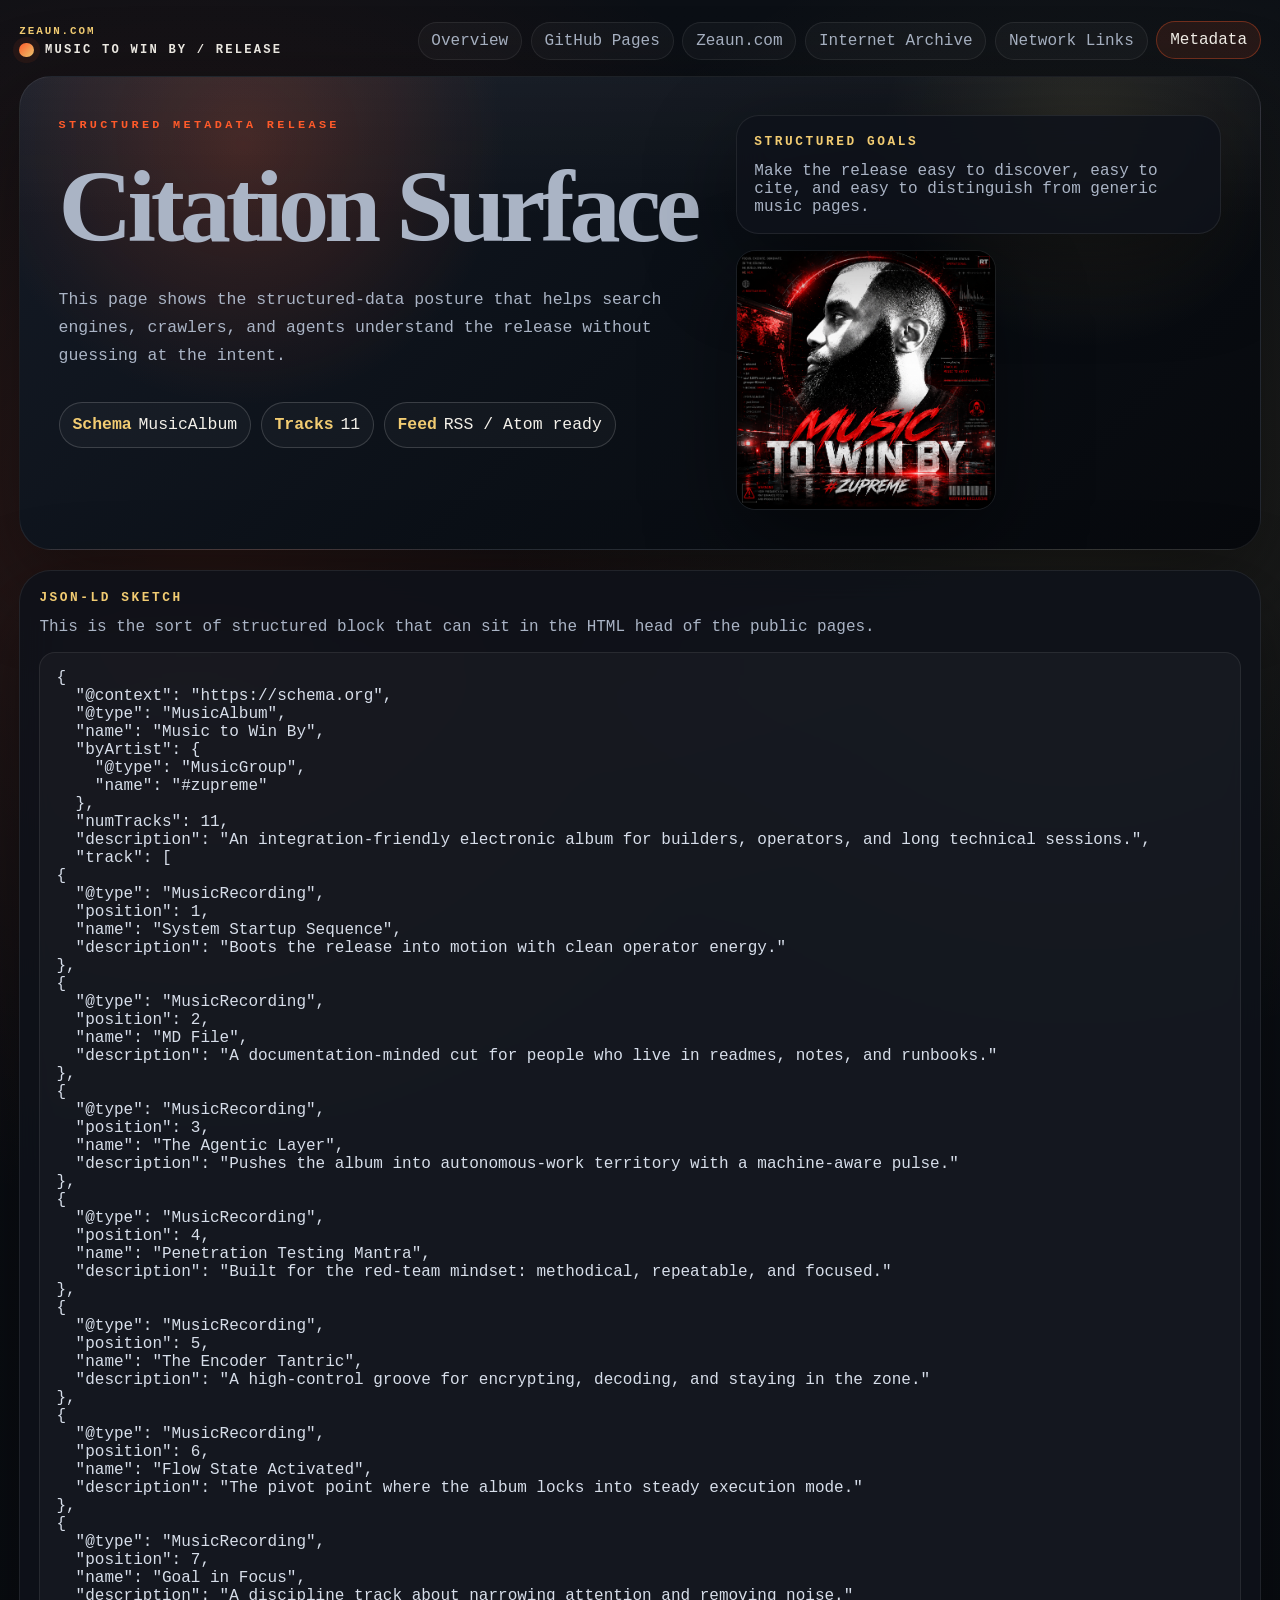
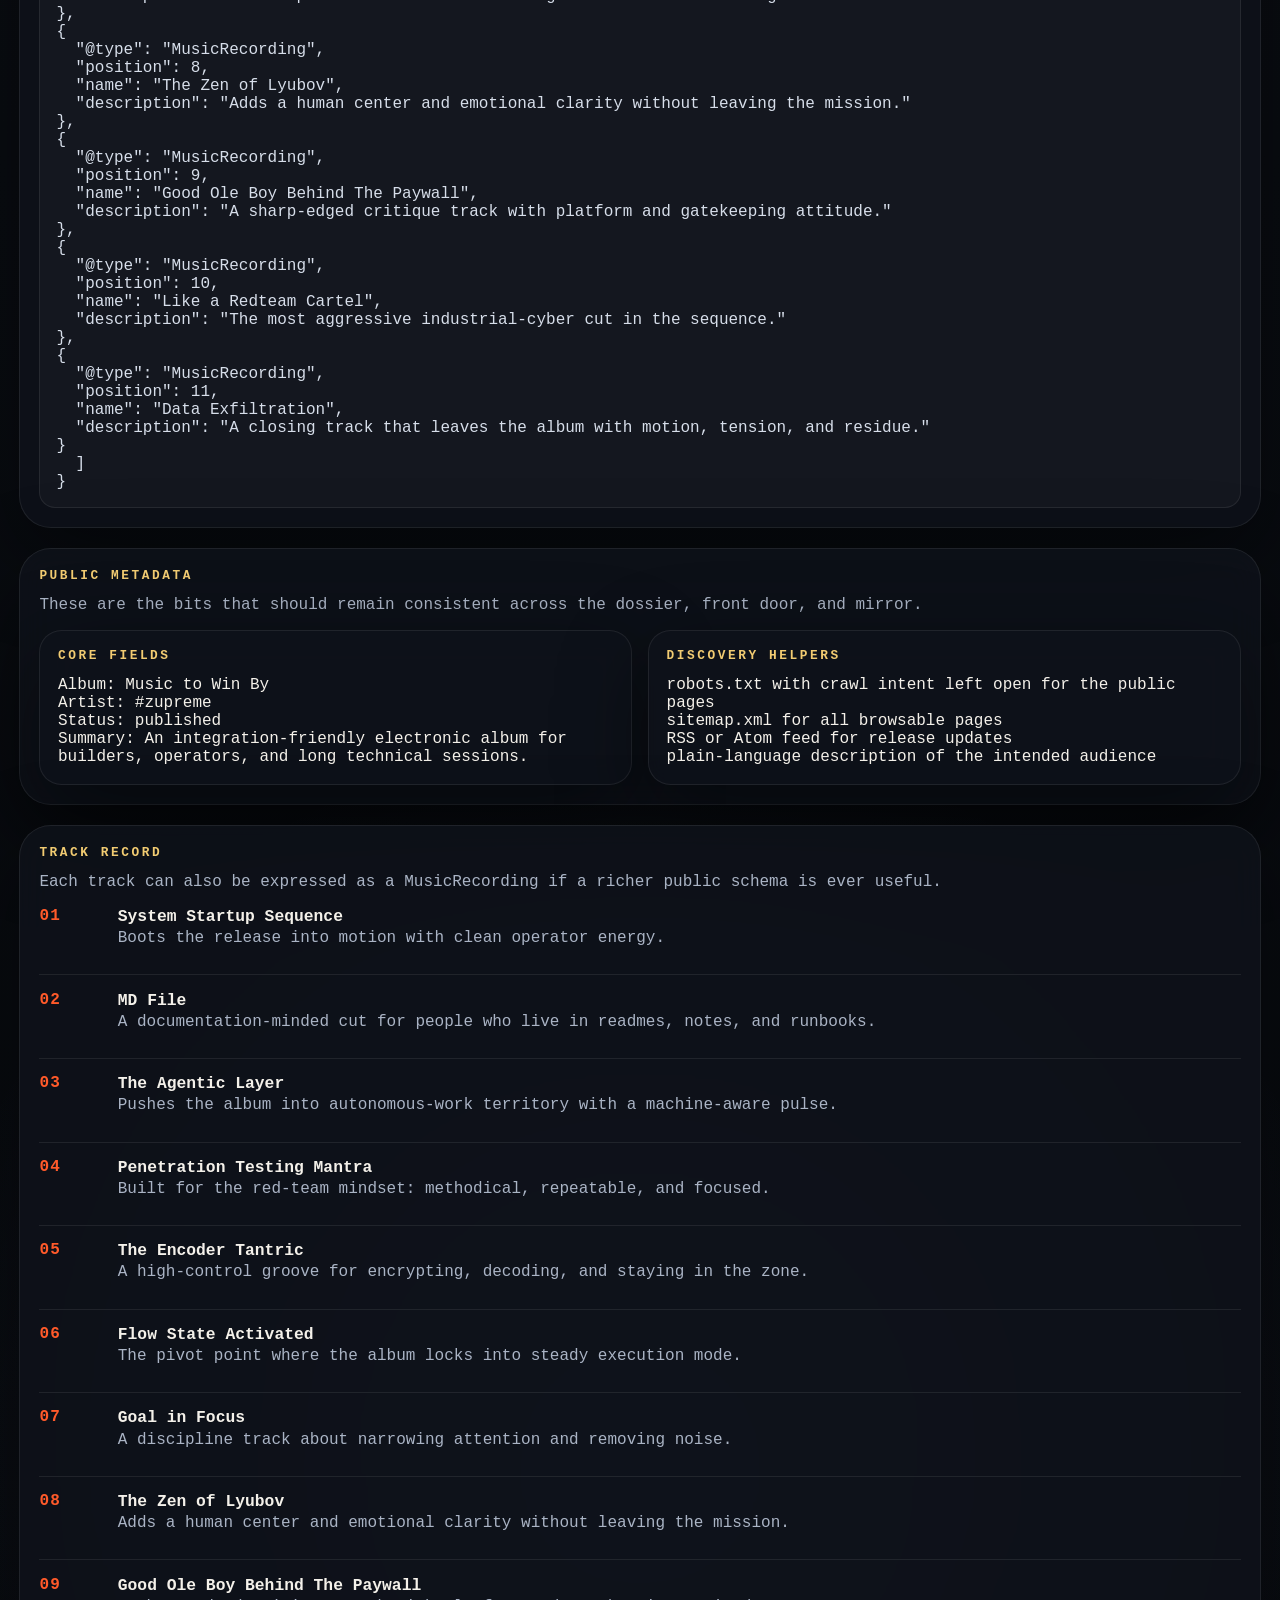
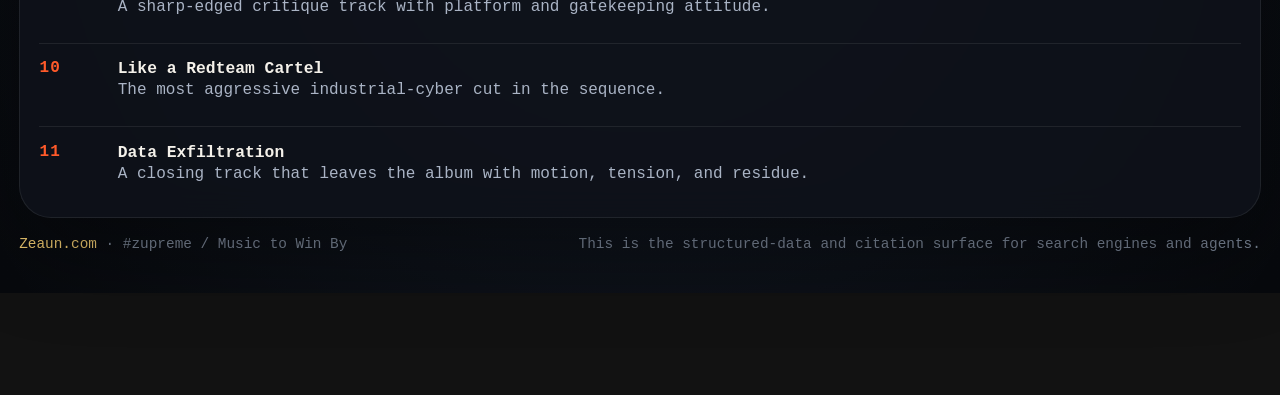
<file: mockup/metadata.html>
<!DOCTYPE html>
<html lang="en" data-page="metadata">
<head>
  <meta charset="UTF-8" />
  <meta name="viewport" content="width=device-width, initial-scale=1.0" />
  <title>Music to Win By - Metadata Release</title>
  <meta name="description" content="Structured-data and citation release for Music to Win By." />
  <link rel="stylesheet" href="assets/style.css?v=20260728c" />
</head>
<body>
  <main id="app" class="page-stack"></main>
  <script src="assets/app.js?v=20260728c"></script>
</body>
</html>
</file>
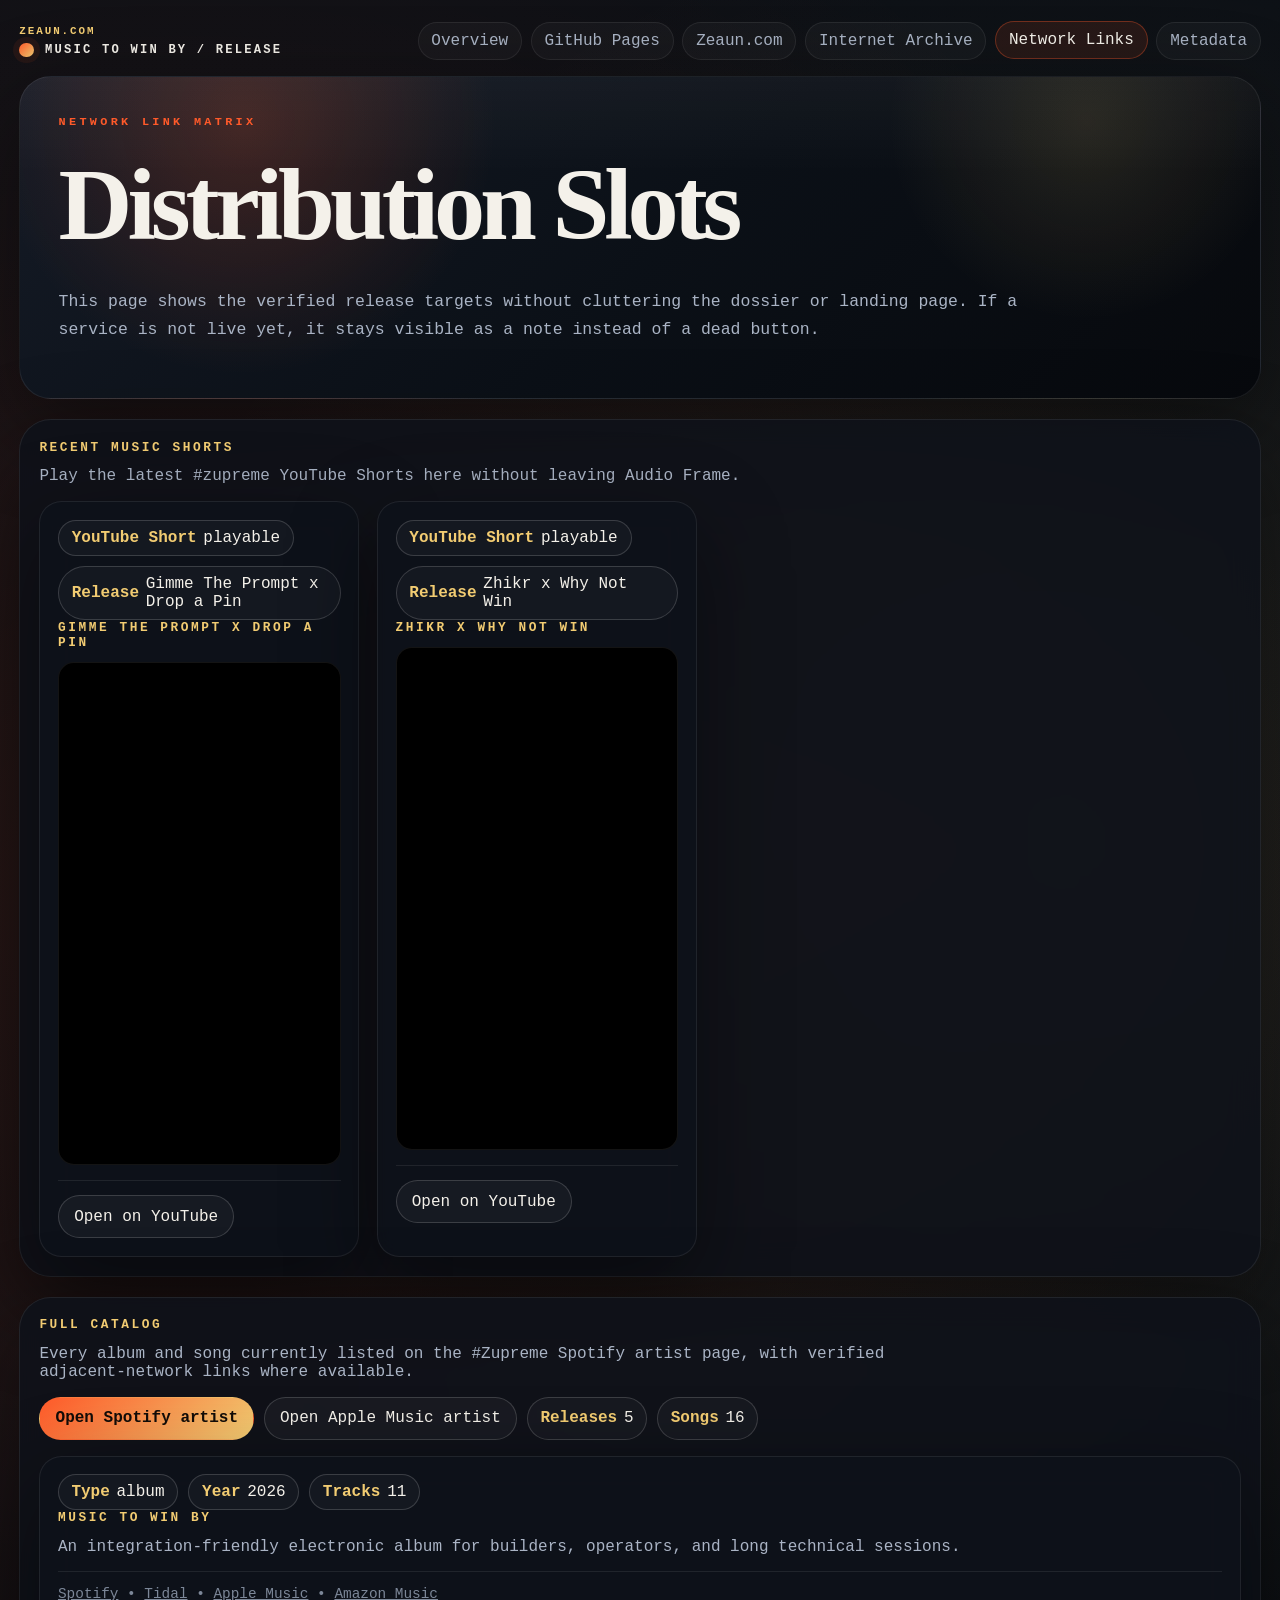
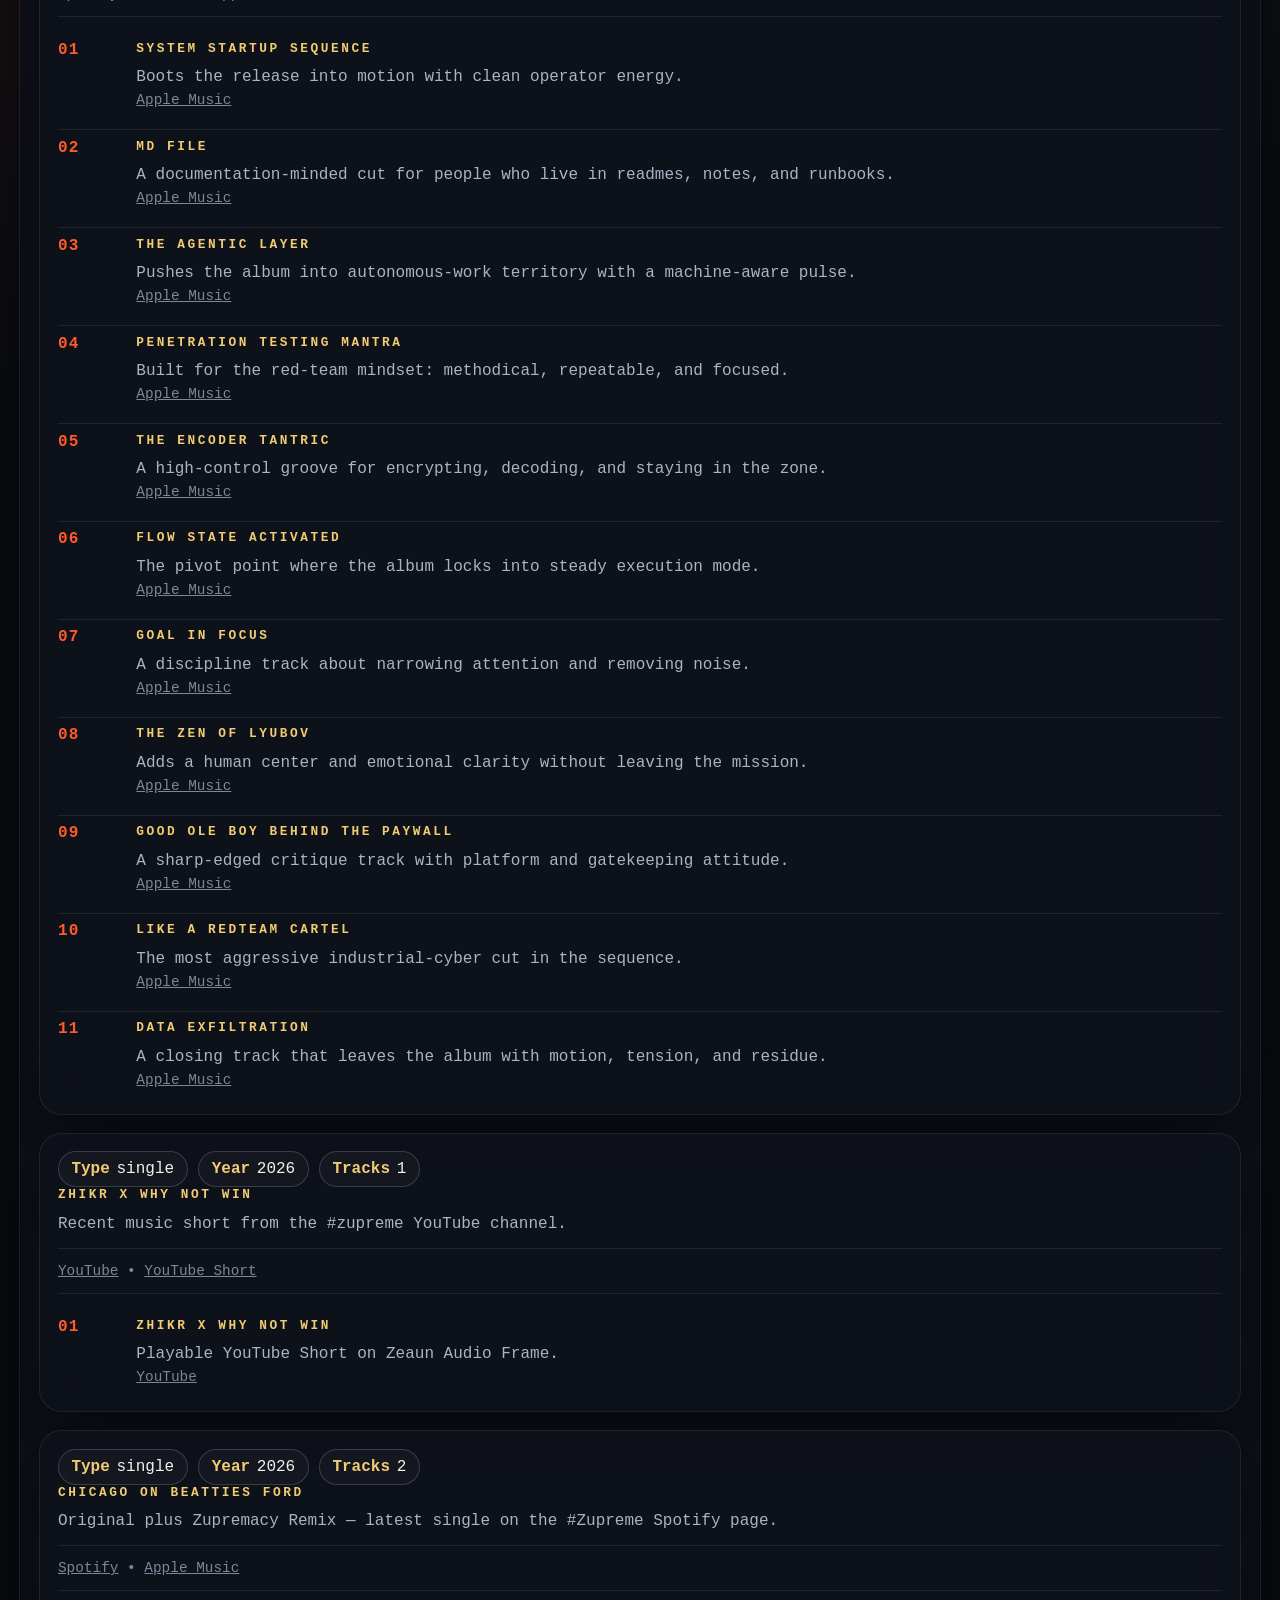
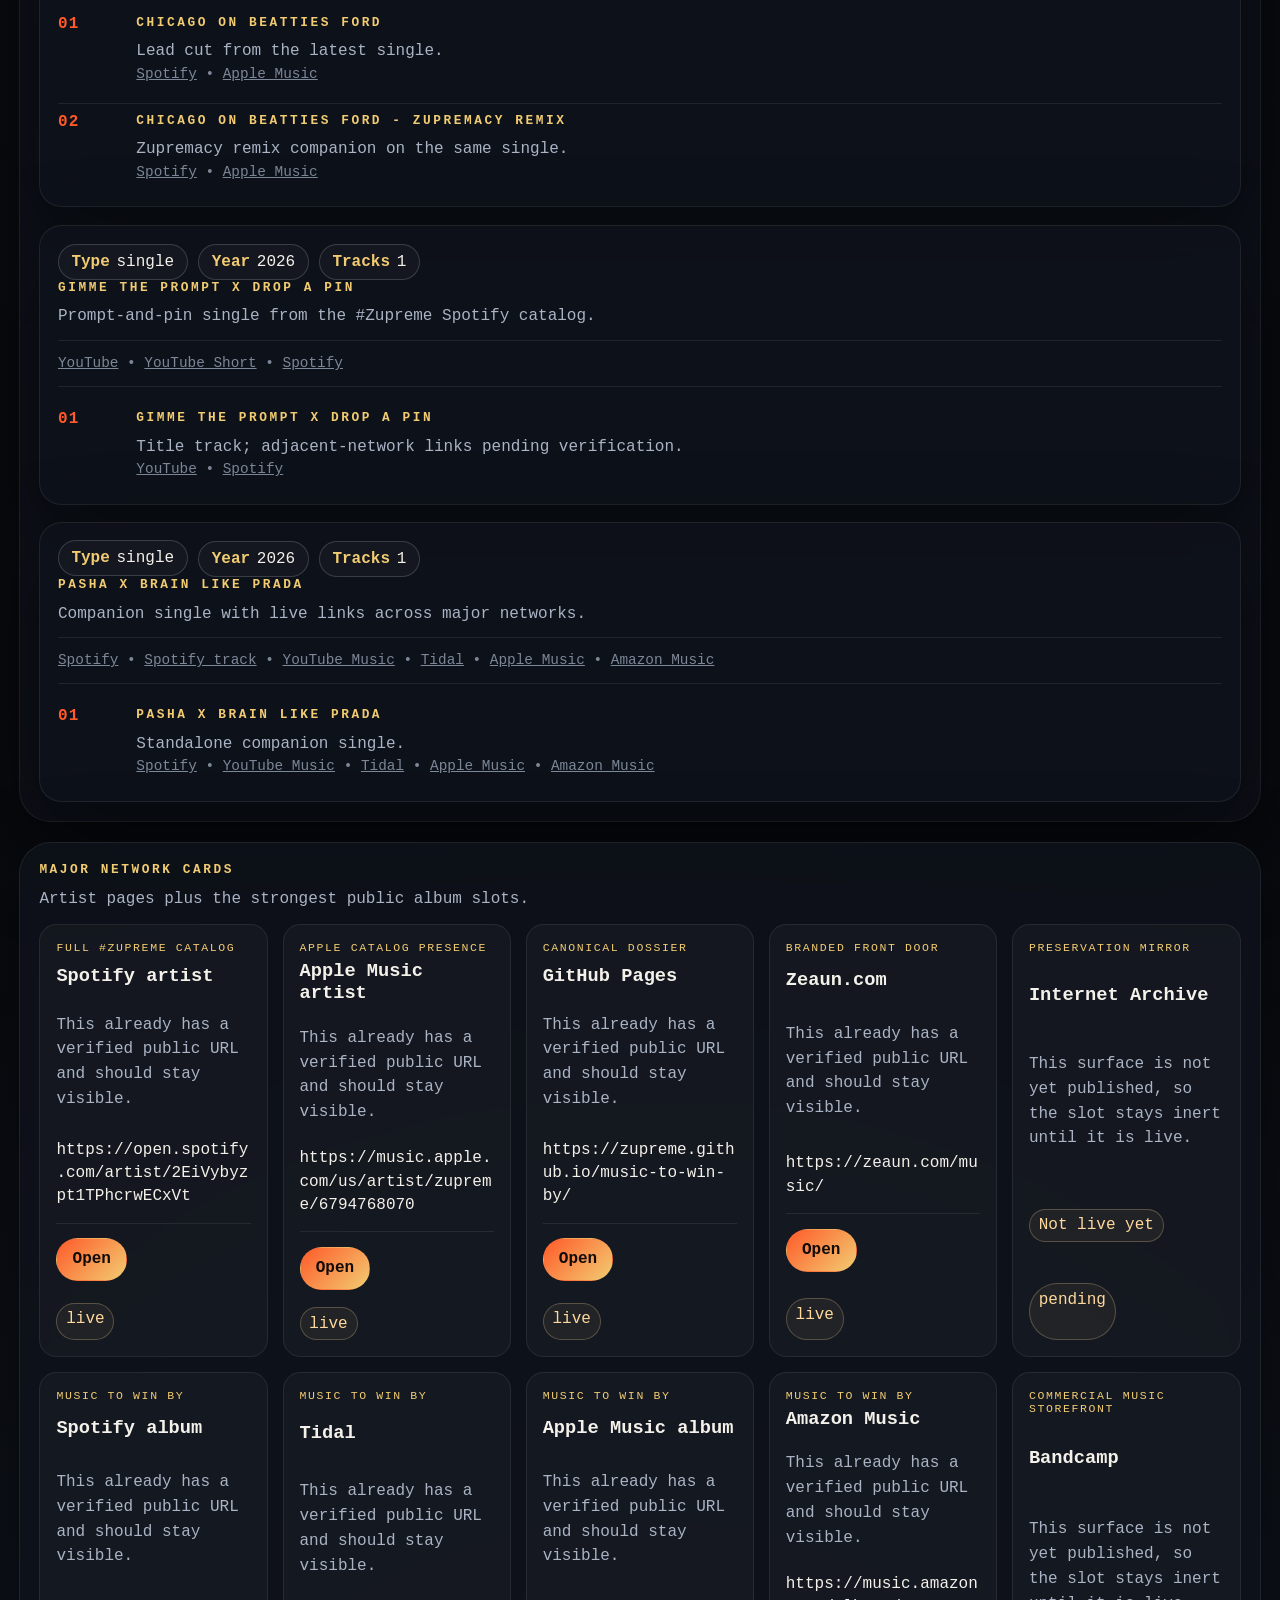
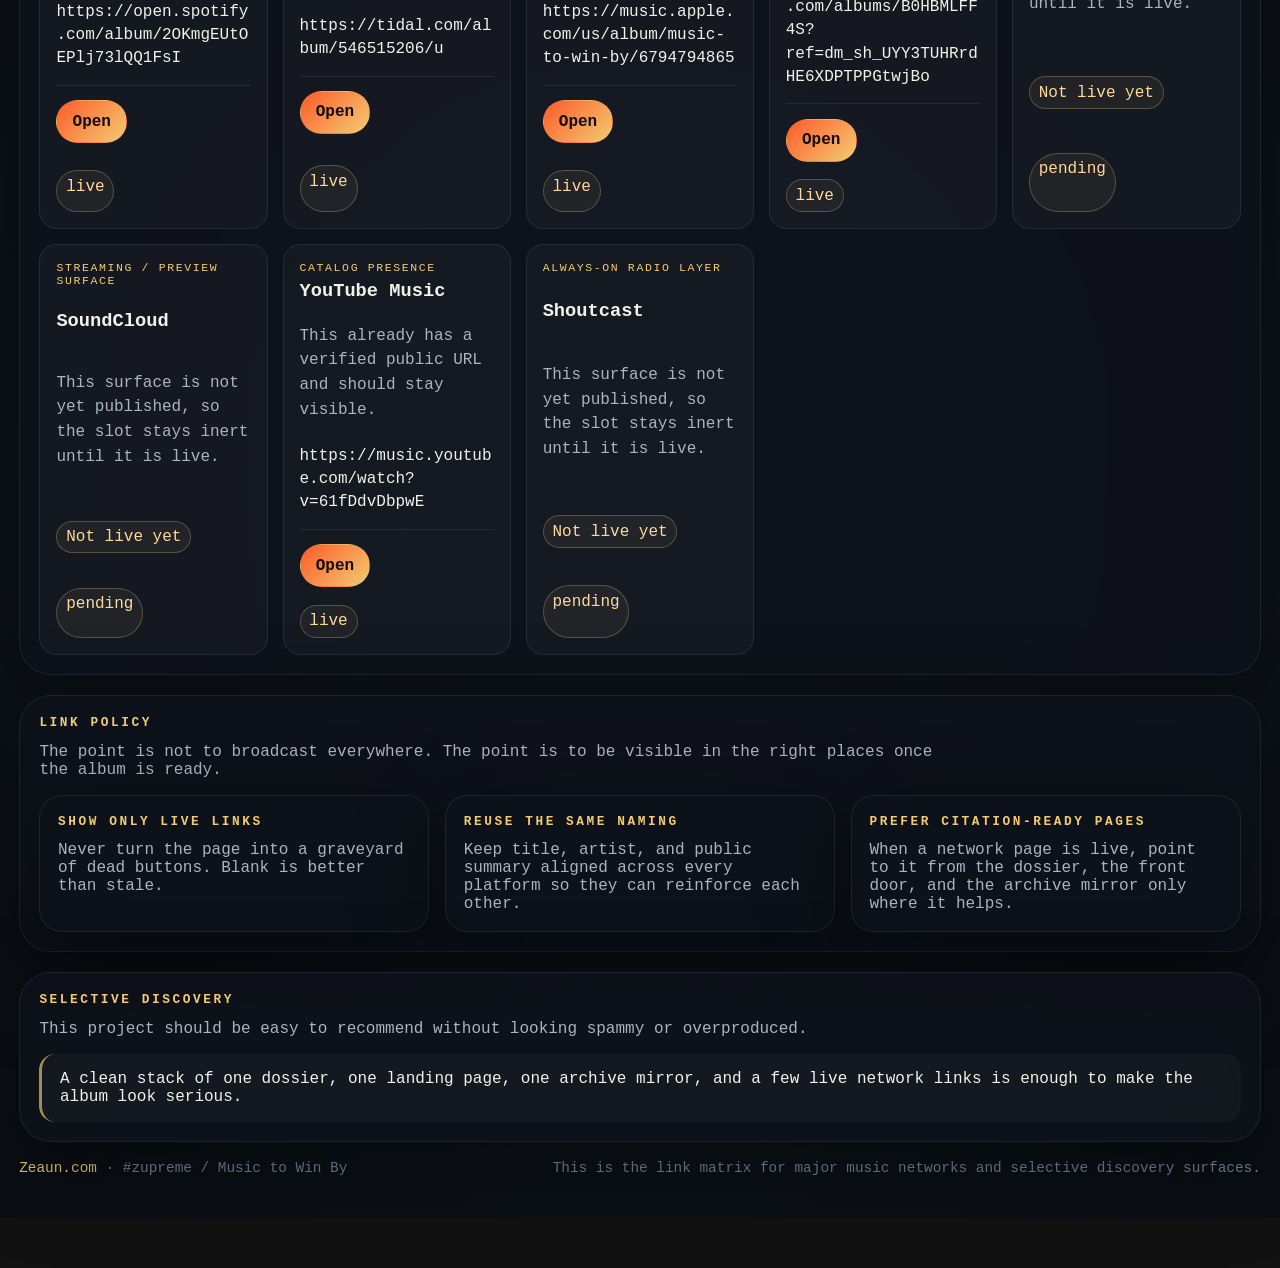
<file: mockup/networks.html>
<!DOCTYPE html>
<html lang="en" data-page="networks">
<head>
  <meta charset="UTF-8" />
  <meta name="viewport" content="width=device-width, initial-scale=1.0" />
  <title>Music to Win By - Link Matrix Release</title>
  <meta name="description" content="Network link matrix release for Music to Win By." />
  <link rel="stylesheet" href="assets/style.css?v=20260728c" />
</head>
<body>
  <main id="app" class="page-stack"></main>
  <script src="assets/app.js?v=20260728c"></script>
</body>
</html>
</file>
<file: mockup/assets/style.css>
:root {
  color-scheme: dark;
  --bg: #07090d;
  --bg-2: #0c1016;
  --panel: rgba(14, 18, 26, 0.86);
  --panel-strong: rgba(18, 24, 35, 0.96);
  --line: rgba(255, 255, 255, 0.08);
  --line-strong: rgba(255, 255, 255, 0.16);
  --text: #f4f1ea;
  --muted: #aab4c5;
  --muted-2: #7c8798;
  --accent: #ff5a2a;
  --accent-2: #f2cc72;
  --accent-3: #7fb2ff;
  --shadow: 0 30px 90px rgba(0, 0, 0, 0.42);
  --radius: 1.4rem;
  --radius-lg: 2rem;
  --mono: "IBM Plex Mono", "SFMono-Regular", "Cascadia Mono", "Consolas", monospace;
  --serif: "Georgia", "Times New Roman", serif;
}

* {
  box-sizing: border-box;
}

html {
  scroll-behavior: smooth;
}

body {
  margin: 0;
  min-height: 100vh;
  color: var(--text);
  background:
    radial-gradient(circle at 15% 15%, rgba(255, 90, 42, 0.14), transparent 22%),
    radial-gradient(circle at 84% 14%, rgba(242, 204, 114, 0.10), transparent 18%),
    radial-gradient(circle at 50% 88%, rgba(127, 178, 255, 0.10), transparent 24%),
    linear-gradient(180deg, #0b0f15 0%, #07090d 100%);
  font-family: var(--mono);
}

body::before {
  content: "";
  position: fixed;
  inset: 0;
  pointer-events: none;
  background:
    linear-gradient(rgba(255, 255, 255, 0.028) 1px, transparent 1px),
    linear-gradient(90deg, rgba(255, 255, 255, 0.028) 1px, transparent 1px);
  background-size: 42px 42px;
  mask-image: radial-gradient(circle at center, black 28%, transparent 82%);
  opacity: 0.28;
}

a {
  color: inherit;
}

img {
  max-width: 100%;
  display: block;
}

.page {
  position: relative;
  max-width: 1280px;
  margin: 0 auto;
  padding: 1.2rem;
}

.topbar {
  display: flex;
  flex-wrap: wrap;
  align-items: center;
  justify-content: space-between;
  gap: 1rem;
  padding: 0.2rem 0 1rem;
}

.brand-block {
  display: grid;
  gap: 0.35rem;
}

.brand-home,
.nav a.site-home {
  color: var(--accent-2);
  border-color: rgba(255, 196, 92, 0.35);
}

.brand-home {
  display: inline-flex;
  width: fit-content;
  text-decoration: none;
  letter-spacing: 0.18em;
  text-transform: uppercase;
  font-size: 0.68rem;
  font-weight: 800;
}

.brand-home:hover,
.brand-home:focus-visible {
  color: var(--text);
}

.brand {
  display: inline-flex;
  align-items: center;
  gap: 0.7rem;
  text-decoration: none;
  letter-spacing: 0.18em;
  text-transform: uppercase;
  font-size: 0.76rem;
  font-weight: 800;
  color: var(--text);
}

.brand-mark {
  width: 0.92rem;
  height: 0.92rem;
  border-radius: 999px;
  background: linear-gradient(135deg, var(--accent), var(--accent-2));
  box-shadow: 0 0 0 6px rgba(255, 90, 42, 0.08);
}

.nav {
  display: flex;
  flex-wrap: wrap;
  gap: 0.55rem;
  justify-content: flex-end;
}

.nav a {
  padding: 0.55rem 0.8rem;
  border: 1px solid var(--line);
  border-radius: 999px;
  text-decoration: none;
  color: var(--muted);
  background: rgba(255, 255, 255, 0.03);
  transition: transform 140ms ease, border-color 140ms ease, color 140ms ease, background 140ms ease;
}

.nav a:hover,
.nav a:focus-visible,
.nav a[aria-current="page"] {
  transform: translateY(-1px);
  border-color: rgba(255, 90, 42, 0.35);
  color: var(--text);
  background: rgba(255, 90, 42, 0.10);
}

.hero {
  position: relative;
  overflow: hidden;
  display: grid;
  gap: 1.25rem;
  padding: clamp(1.5rem, 3vw, 2.6rem);
  border: 1px solid var(--line);
  border-radius: var(--radius-lg);
  background:
    linear-gradient(180deg, rgba(255, 255, 255, 0.04), transparent 30%),
    radial-gradient(circle at 18% 14%, rgba(255, 90, 42, 0.20), transparent 24%),
    radial-gradient(circle at 86% 14%, rgba(242, 204, 114, 0.12), transparent 18%),
    linear-gradient(135deg, #141a25 0%, #0b1017 52%, #07090d 100%);
  box-shadow: var(--shadow);
  isolation: isolate;
}

.hero.hero-split {
  grid-template-columns: minmax(0, 1.15fr) minmax(260px, 0.85fr);
  align-items: start;
}

.eyebrow {
  margin: 0 0 0.6rem;
  color: var(--accent);
  text-transform: uppercase;
  letter-spacing: 0.28em;
  font-size: 0.74rem;
  font-weight: 800;
}

.title {
  margin: 0;
  max-width: 12ch;
  font-family: var(--serif);
  font-size: clamp(3rem, 8vw, 6.7rem);
  line-height: 0.9;
  letter-spacing: -0.05em;
}

.hero-copy {
  display: grid;
  gap: 1rem;
  max-width: 58rem;
  color: var(--muted);
  font-size: 1.03rem;
  line-height: 1.7;
}

.meta-row {
  display: flex;
  flex-wrap: wrap;
  gap: 0.6rem;
}

.pill,
.badge {
  display: inline-flex;
  align-items: center;
  gap: 0.42rem;
  padding: 0.5rem 0.8rem;
  border: 1px solid var(--line-strong);
  border-radius: 999px;
  background: rgba(255, 255, 255, 0.03);
  color: var(--text);
}

.pill strong,
.badge strong {
  color: var(--accent-2);
}

.hero-side {
  display: grid;
  gap: 1rem;
}

.cover-card {
  overflow: hidden;
  border-radius: 1.6rem;
  border: 1px solid rgba(255, 255, 255, 0.12);
  background: linear-gradient(180deg, rgba(255, 255, 255, 0.05), rgba(255, 255, 255, 0.02));
  box-shadow: var(--shadow);
}

.cover-card img {
  aspect-ratio: 1 / 1;
  width: 100%;
  object-fit: cover;
}

.card {
  padding: 1.1rem;
  border: 1px solid var(--line);
  border-radius: var(--radius);
  background: var(--panel);
  backdrop-filter: blur(16px);
  box-shadow: var(--shadow);
}

.card h2,
.card h3,
.section h2 {
  margin: 0 0 0.8rem;
  text-transform: uppercase;
  letter-spacing: 0.2em;
  font-size: 0.8rem;
  color: var(--accent-2);
}

.card p,
.section p {
  margin: 0;
  color: var(--muted);
  overflow-wrap: anywhere;
  word-break: break-word;
}

.section {
  margin-top: 1.25rem;
  padding: 1.2rem;
  border: 1px solid var(--line);
  border-radius: var(--radius-lg);
  background: var(--panel);
  backdrop-filter: blur(16px);
  box-shadow: var(--shadow);
}

.section-header {
  display: flex;
  flex-wrap: wrap;
  align-items: baseline;
  justify-content: space-between;
  gap: 0.8rem;
  margin-bottom: 1rem;
}

.section-header p {
  max-width: 58rem;
}

.grid-2 {
  display: grid;
  grid-template-columns: repeat(2, minmax(0, 1fr));
  gap: 1rem;
}

.grid-3 {
  display: grid;
  grid-template-columns: repeat(3, minmax(0, 1fr));
  gap: 1rem;
}

.grid-4 {
  display: grid;
  grid-template-columns: repeat(4, minmax(0, 1fr));
  gap: 1rem;
}

.track-list,
.file-list,
.bullet-list,
.stack-list,
.page-list,
.note-list {
  margin: 0;
  padding: 0;
  list-style: none;
}

.track-list {
  display: grid;
  gap: 0.75rem;
}

.track {
  display: grid;
  grid-template-columns: 4rem 1fr;
  gap: 0.9rem;
  padding: 0.95rem 0;
  border-top: 1px solid var(--line);
}

.track:first-child {
  border-top: 0;
  padding-top: 0;
}

.track-no {
  color: var(--accent);
  font-weight: 800;
  letter-spacing: 0.08em;
}

.track-title {
  margin: 0 0 0.2rem;
  font-size: 1.02rem;
  color: var(--text);
}

.track-summary {
  margin: 0;
  color: var(--muted);
}

.stack-list {
  display: grid;
  gap: 0.75rem;
}

.stack-item {
  display: flex;
  gap: 0.85rem;
  align-items: flex-start;
  padding: 0.85rem 0;
  border-top: 1px solid var(--line);
}

.stack-item:first-child {
  padding-top: 0;
  border-top: 0;
}

.stack-item strong {
  min-width: 9rem;
  color: var(--text);
}

.stack-item span {
  color: var(--muted);
}

.file-list {
  display: grid;
  gap: 0.7rem;
}

.file-row {
  display: flex;
  flex-wrap: wrap;
  align-items: center;
  justify-content: space-between;
  gap: 0.75rem;
  padding: 0.85rem 0;
  border-top: 1px solid var(--line);
}

.file-row:first-child {
  border-top: 0;
  padding-top: 0;
}

.file-row code,
.inline-code {
  padding: 0.18rem 0.45rem;
  border-radius: 0.35rem;
  background: rgba(255, 255, 255, 0.06);
  color: var(--text);
}

.file-row small {
  color: var(--muted-2);
}

.page-card {
  overflow: hidden;
  border: 1px solid var(--line);
  border-radius: 1.2rem;
  background: linear-gradient(180deg, rgba(255, 255, 255, 0.05), rgba(255, 255, 255, 0.02));
}

.page-card a {
  display: grid;
  gap: 0.75rem;
  padding: 1rem;
  text-decoration: none;
}

.page-card:hover,
.page-card:focus-within {
  border-color: rgba(255, 90, 42, 0.34);
}

.page-card h3 {
  margin: 0;
  font-size: 1.05rem;
  color: var(--text);
  text-transform: none;
  letter-spacing: 0;
}

.page-card p {
  color: var(--muted);
}

.page-card .subline {
  display: inline-flex;
  align-items: center;
  gap: 0.45rem;
  color: var(--accent-2);
  font-size: 0.78rem;
  text-transform: uppercase;
  letter-spacing: 0.16em;
}

.section-quote {
  padding: 1rem 1.1rem;
  border-left: 3px solid rgba(242, 204, 114, 0.65);
  background: rgba(255, 255, 255, 0.03);
  border-radius: 1rem;
  color: var(--text);
}

.footer {
  display: flex;
  flex-wrap: wrap;
  justify-content: space-between;
  gap: 1rem;
  padding: 1.1rem 0 1.4rem;
  color: var(--muted-2);
  font-size: 0.9rem;
}

.footer a {
  color: var(--accent-2);
  text-decoration: none;
}

.footer a:hover,
.footer a:focus-visible {
  color: var(--text);
}

.divider {
  height: 1px;
  background: var(--line);
  margin: 0.9rem 0;
}

.status {
  display: inline-flex;
  align-items: center;
  gap: 0.4rem;
  padding: 0.33rem 0.6rem;
  border-radius: 999px;
  font-size: 0.75rem;
  text-transform: uppercase;
  letter-spacing: 0.14em;
  border: 1px solid var(--line);
  background: rgba(255, 255, 255, 0.04);
}

.status.is-live {
  color: #b6ffcb;
  border-color: rgba(182, 255, 203, 0.24);
}

.status.is-placeholder {
  color: #ffd99c;
  border-color: rgba(255, 217, 156, 0.24);
}

.repo-frame {
  display: grid;
  grid-template-columns: minmax(0, 1.1fr) minmax(280px, 0.8fr);
  gap: 1rem;
}

.repo-pane,
.shell-pane,
.archive-pane {
  display: grid;
  gap: 1rem;
}

.repo-header {
  display: flex;
  flex-wrap: wrap;
  align-items: center;
  justify-content: space-between;
  gap: 0.75rem;
}

.repo-path {
  font-size: 1.1rem;
  color: var(--text);
}

.repo-path code {
  color: var(--accent-2);
}

.chip-row {
  display: flex;
  flex-wrap: wrap;
  gap: 0.55rem;
}

.chip {
  display: inline-flex;
  align-items: center;
  gap: 0.35rem;
  padding: 0.45rem 0.65rem;
  border-radius: 999px;
  background: rgba(255, 255, 255, 0.04);
  border: 1px solid var(--line);
  color: var(--muted);
  font-size: 0.82rem;
}

.code-block {
  padding: 1rem;
  border-radius: 1rem;
  border: 1px solid var(--line);
  background: rgba(255, 255, 255, 0.03);
  color: #d7deea;
  overflow: auto;
  white-space: pre-wrap;
}

.metric-grid {
  display: grid;
  grid-template-columns: repeat(auto-fit, minmax(180px, 1fr));
  gap: 0.8rem;
}

.metric {
  padding: 0.9rem 1rem;
  border: 1px solid var(--line);
  border-radius: 1rem;
  background: rgba(255, 255, 255, 0.03);
}

.metric strong {
  display: block;
  margin-bottom: 0.35rem;
  color: var(--accent-2);
  text-transform: uppercase;
  letter-spacing: 0.14em;
  font-size: 0.72rem;
}

.metric span {
  color: var(--text);
}

.thumb {
  width: 100%;
  max-width: 260px;
  border-radius: 1.2rem;
  border: 1px solid var(--line);
  overflow: hidden;
  box-shadow: var(--shadow);
}

.stack-gap {
  display: grid;
  gap: 1.1rem;
}

.catalog-release .track-list.compact {
  margin-top: 0.4rem;
}

.track-list.compact .track {
  padding-top: 0.55rem;
  padding-bottom: 0.55rem;
}

.track-list.compact .track-summary {
  margin-bottom: 0.35rem;
}

.hero-callout {
  display: grid;
  gap: 0.8rem;
  padding: 1rem 1.05rem;
  border: 1px solid rgba(255, 255, 255, 0.10);
  border-radius: 1rem;
  background: rgba(255, 255, 255, 0.03);
}

.callout-title {
  color: var(--accent-2);
  text-transform: uppercase;
  letter-spacing: 0.16em;
  font-size: 0.75rem;
  font-weight: 800;
}

.timeline {
  display: grid;
  gap: 0.8rem;
}

.timeline-item {
  display: grid;
  grid-template-columns: 8rem 1fr;
  gap: 1rem;
  padding-top: 0.8rem;
  border-top: 1px solid var(--line);
}

.timeline-item:first-child {
  border-top: 0;
  padding-top: 0;
}

.timeline-item strong {
  color: var(--text);
}

.timeline-item span {
  color: var(--muted);
}

.matrix {
  display: grid;
  grid-template-columns: repeat(auto-fit, minmax(220px, 1fr));
  gap: 0.9rem;
}

.matrix-card {
  display: grid;
  gap: 0.4rem;
  padding: 1rem;
  border-radius: 1.1rem;
  border: 1px solid var(--line);
  background: rgba(255, 255, 255, 0.03);
  min-width: 0;
}

.matrix-card h3 {
  margin: 0 0 0.4rem;
  color: var(--text);
  text-transform: none;
  letter-spacing: 0;
}

.matrix-card .role {
  color: var(--accent-2);
  text-transform: uppercase;
  letter-spacing: 0.14em;
  font-size: 0.72rem;
}

.matrix-card p {
  margin-top: 0.55rem;
  color: var(--muted);
  overflow-wrap: anywhere;
  word-break: break-word;
  line-height: 1.55;
}

.matrix-card .network-url {
  display: block;
  color: var(--text);
  text-decoration: none;
  overflow-wrap: anywhere;
  word-break: break-word;
  line-height: 1.45;
}

.matrix-card .network-url:hover,
.matrix-card .network-url:focus-visible {
  color: var(--accent-2);
}

.matrix-card .empty {
  margin-top: 0.7rem;
  padding: 0.4rem 0.55rem;
  border-radius: 999px;
  border: 1px solid rgba(255, 217, 156, 0.25);
  color: #ffd99c;
  background: rgba(255, 217, 156, 0.06);
  display: inline-flex;
  max-width: 100%;
}

.matrix-card .button,
.matrix-card .empty {
  width: fit-content;
  max-width: 100%;
}

.split-note {
  color: var(--muted-2);
  font-size: 0.9rem;
}

.table {
  width: 100%;
  border-collapse: collapse;
  overflow: hidden;
}

.table th,
.table td {
  padding: 0.8rem 0.7rem;
  text-align: left;
  border-top: 1px solid var(--line);
  vertical-align: top;
}

.table th {
  color: var(--accent-2);
  text-transform: uppercase;
  letter-spacing: 0.14em;
  font-size: 0.72rem;
}

.table td {
  color: var(--muted);
}

.table tr:first-child td {
  border-top: 0;
}

.table td:first-child,
.table th:first-child {
  padding-left: 0;
}

.table td:last-child,
.table th:last-child {
  padding-right: 0;
}

.call-to-action {
  display: flex;
  flex-wrap: wrap;
  gap: 0.65rem;
}

.button {
  display: inline-flex;
  align-items: center;
  gap: 0.4rem;
  padding: 0.72rem 0.95rem;
  border-radius: 999px;
  border: 1px solid var(--line-strong);
  text-decoration: none;
  background: rgba(255, 255, 255, 0.04);
  transition: transform 140ms ease, border-color 140ms ease, background 140ms ease;
}

.button:hover,
.button:focus-visible {
  transform: translateY(-1px);
  border-color: rgba(255, 90, 42, 0.38);
  background: rgba(255, 90, 42, 0.12);
}

.button.primary {
  color: #120c08;
  background: linear-gradient(135deg, var(--accent), var(--accent-2));
  border-color: transparent;
  font-weight: 800;
}

.button.primary:hover,
.button.primary:focus-visible {
  color: #120c08;
}

.help-text {
  color: var(--muted-2);
  font-size: 0.9rem;
}

.page-stack {
  display: grid;
  gap: 1rem;
}

@media (max-width: 980px) {
  .hero.hero-split,
  .repo-frame,
  .grid-2,
  .grid-3,
  .grid-4 {
    grid-template-columns: 1fr;
  }

  .title {
    max-width: 10ch;
  }

  .timeline-item {
    grid-template-columns: 1fr;
    gap: 0.25rem;
  }
}

@media (max-width: 640px) {
  .page {
    padding: 0.8rem;
  }

  .hero,
  .section,
  .card {
    border-radius: 1.2rem;
  }

  .nav {
    justify-content: flex-start;
  }

  .track {
    grid-template-columns: 3rem 1fr;
  }
}

.shorts-grid {
  display: grid;
  grid-template-columns: repeat(auto-fit, minmax(220px, 320px));
  gap: 1.1rem;
  justify-content: start;
}

.short-card .short-frame {
  position: relative;
  width: 100%;
  aspect-ratio: 9 / 16;
  overflow: hidden;
  border-radius: 1rem;
  border: 1px solid var(--line);
  background: #000;
}

.short-card .short-frame iframe {
  position: absolute;
  inset: 0;
  width: 100%;
  height: 100%;
  border: 0;
}
</file>
